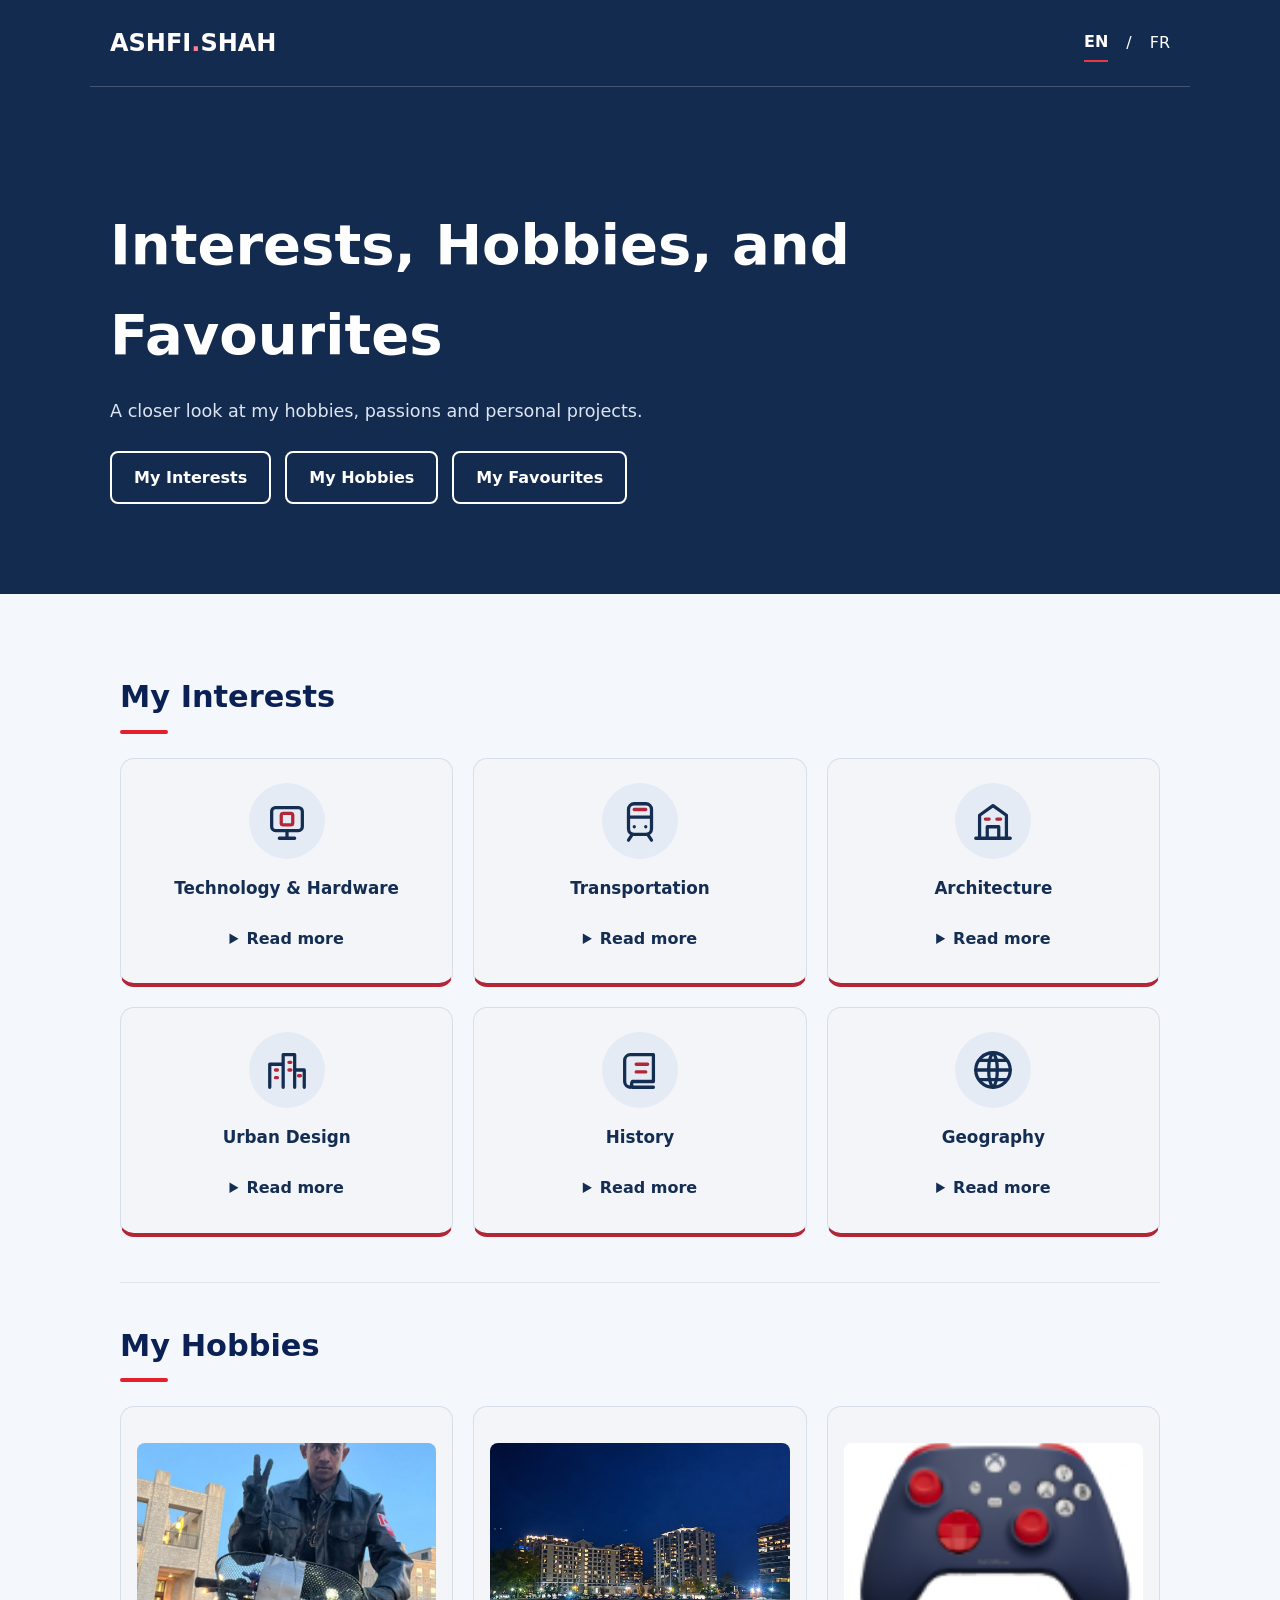
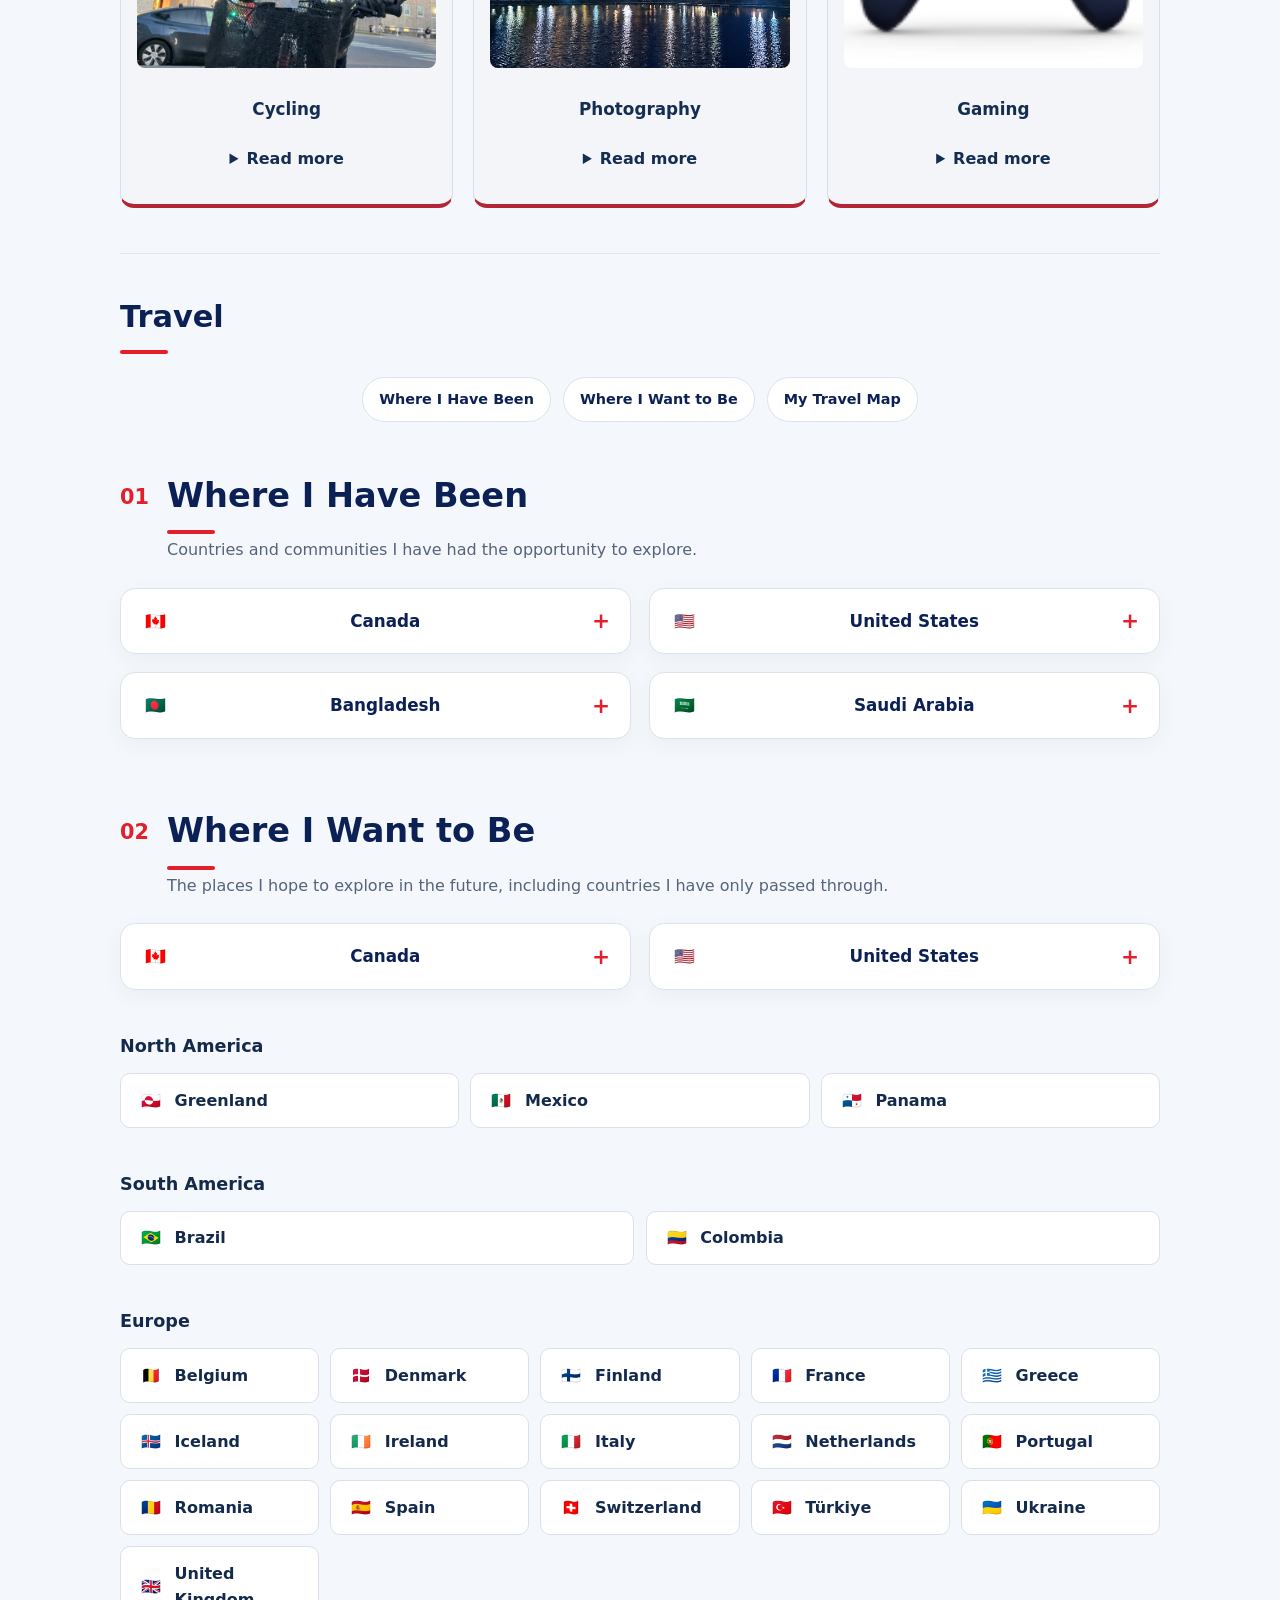
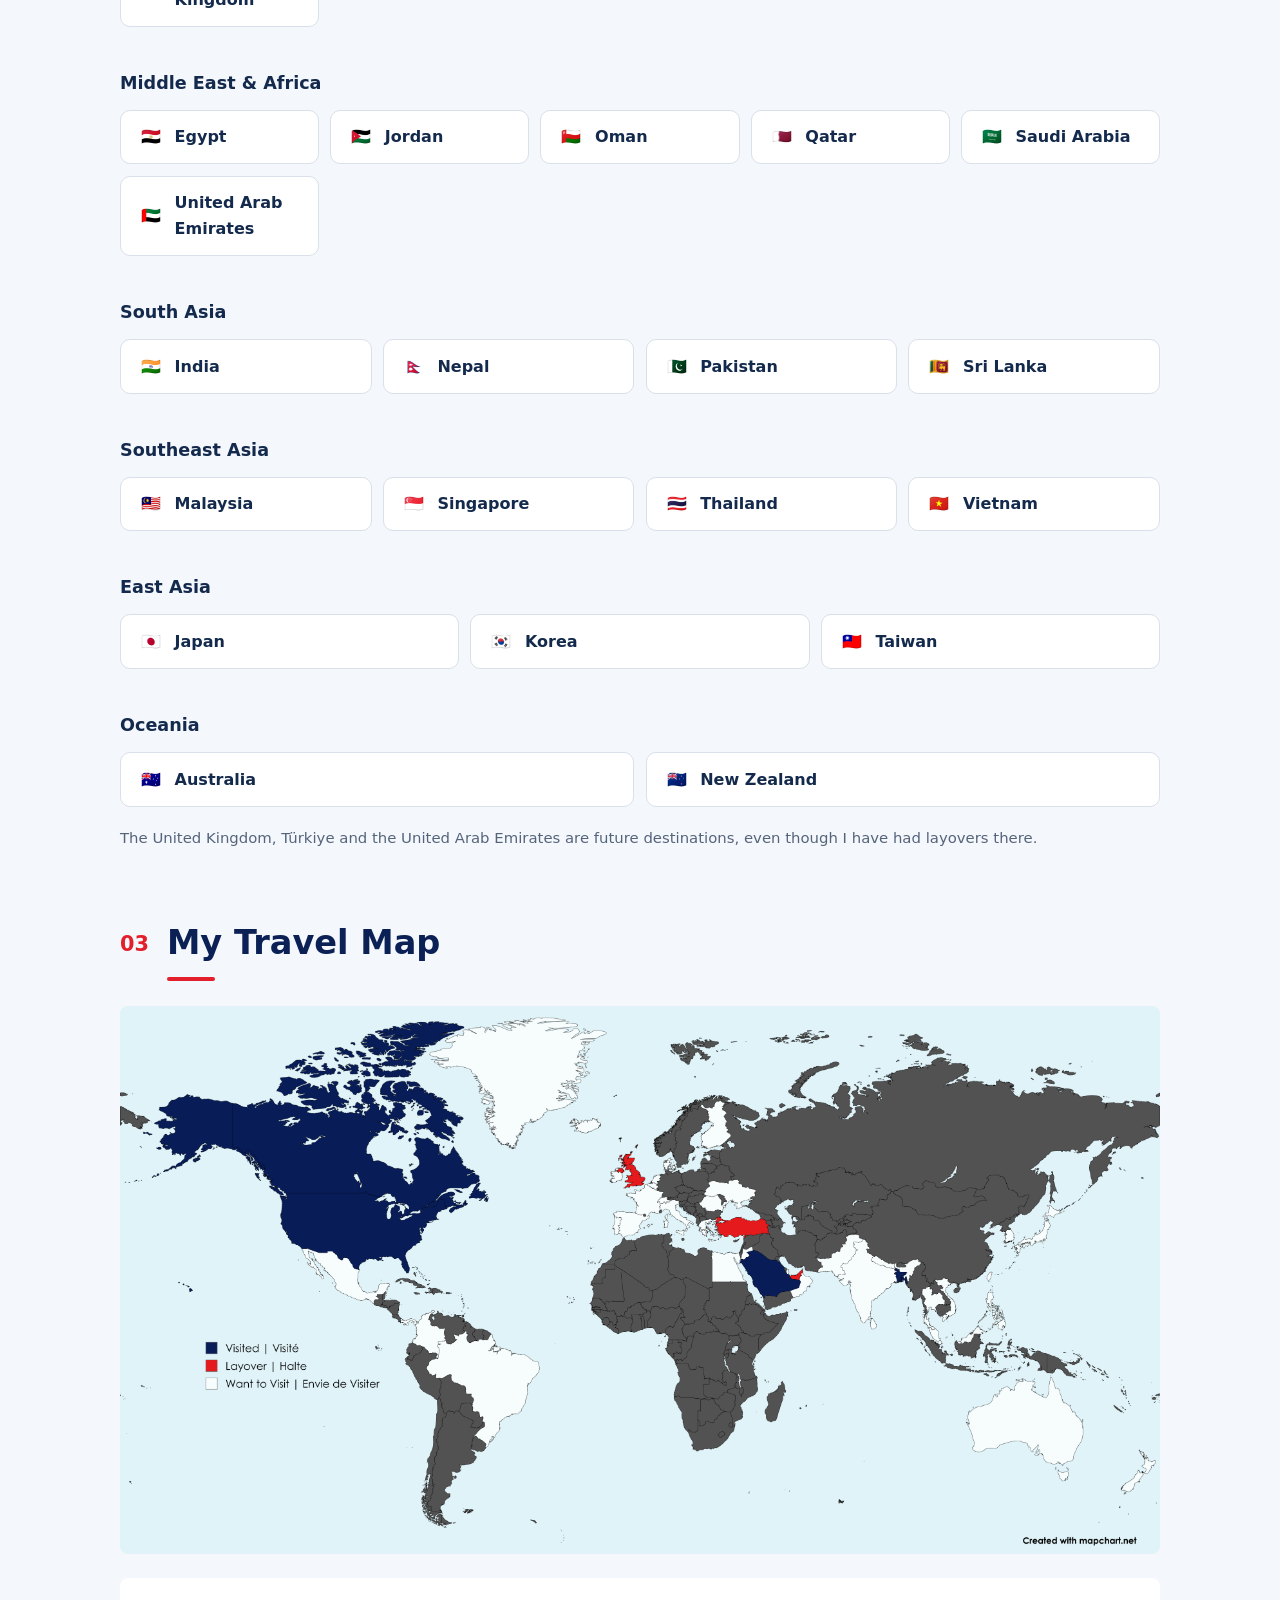
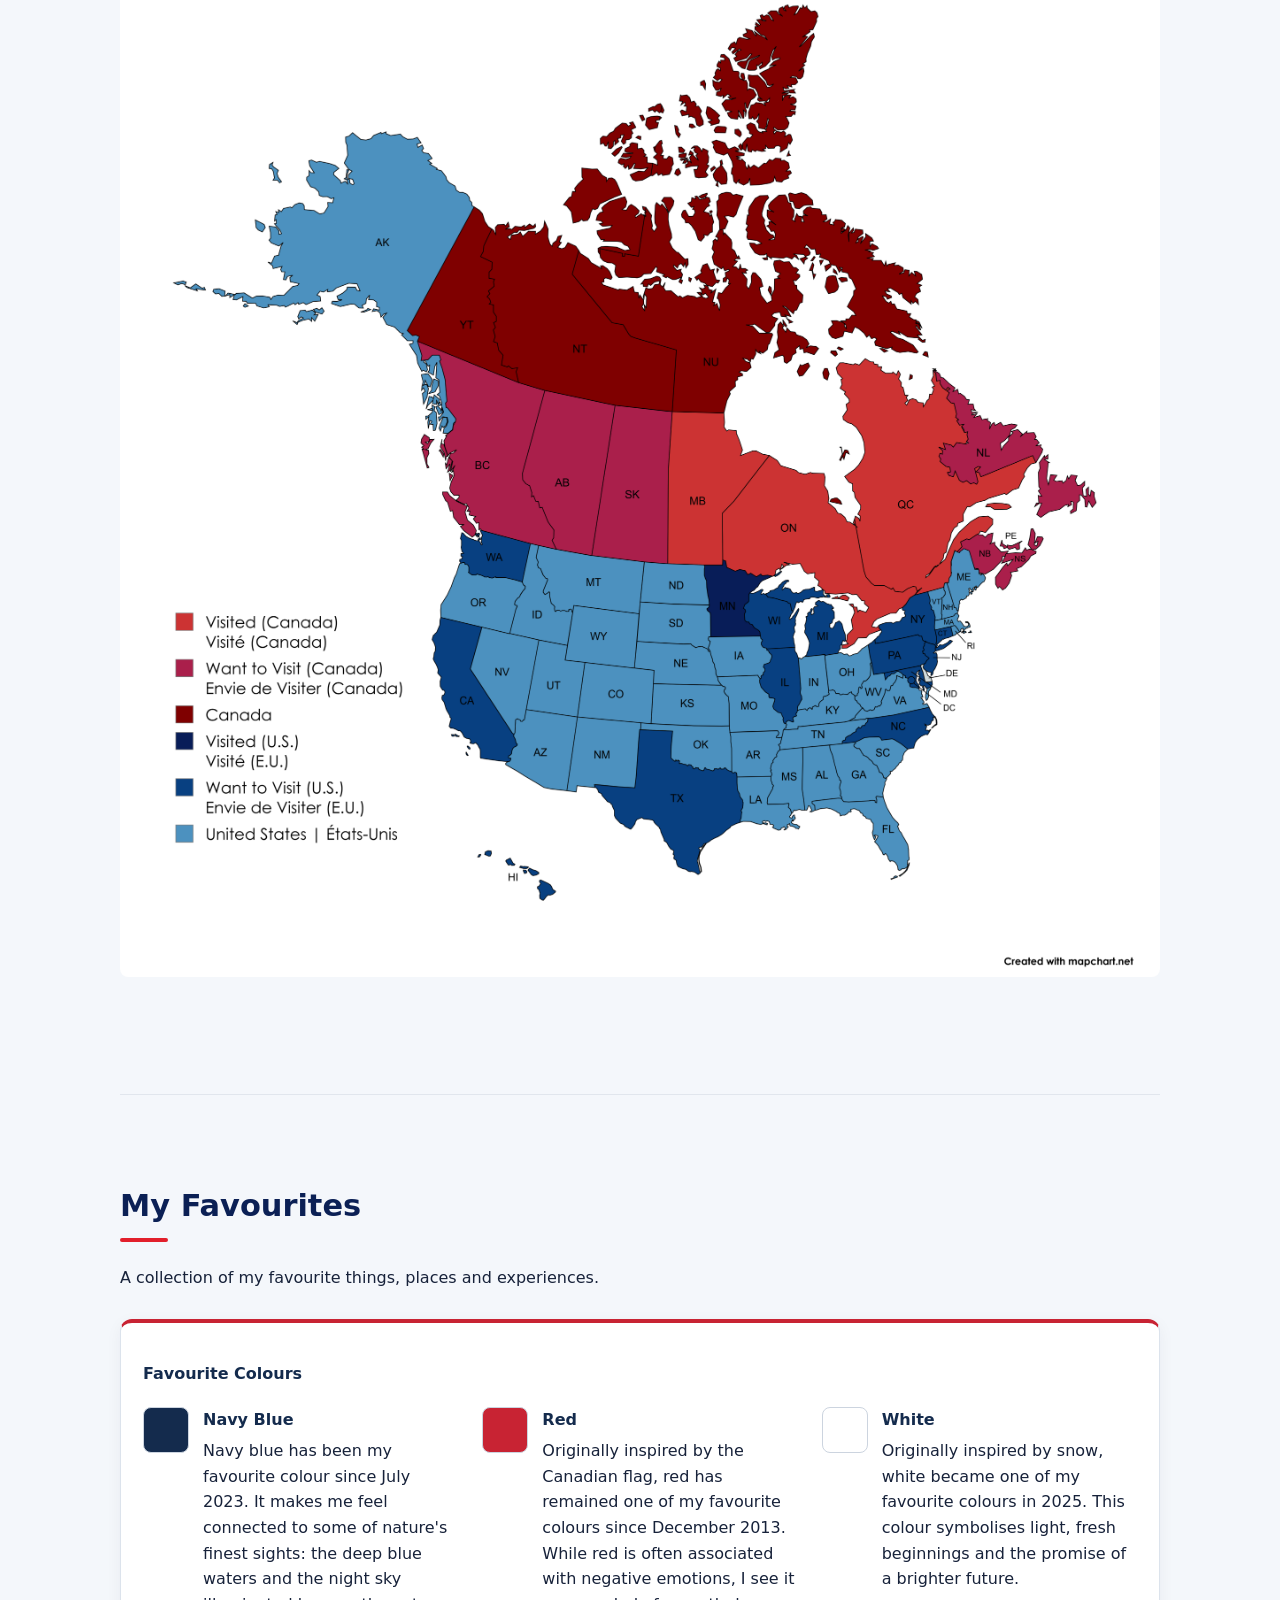
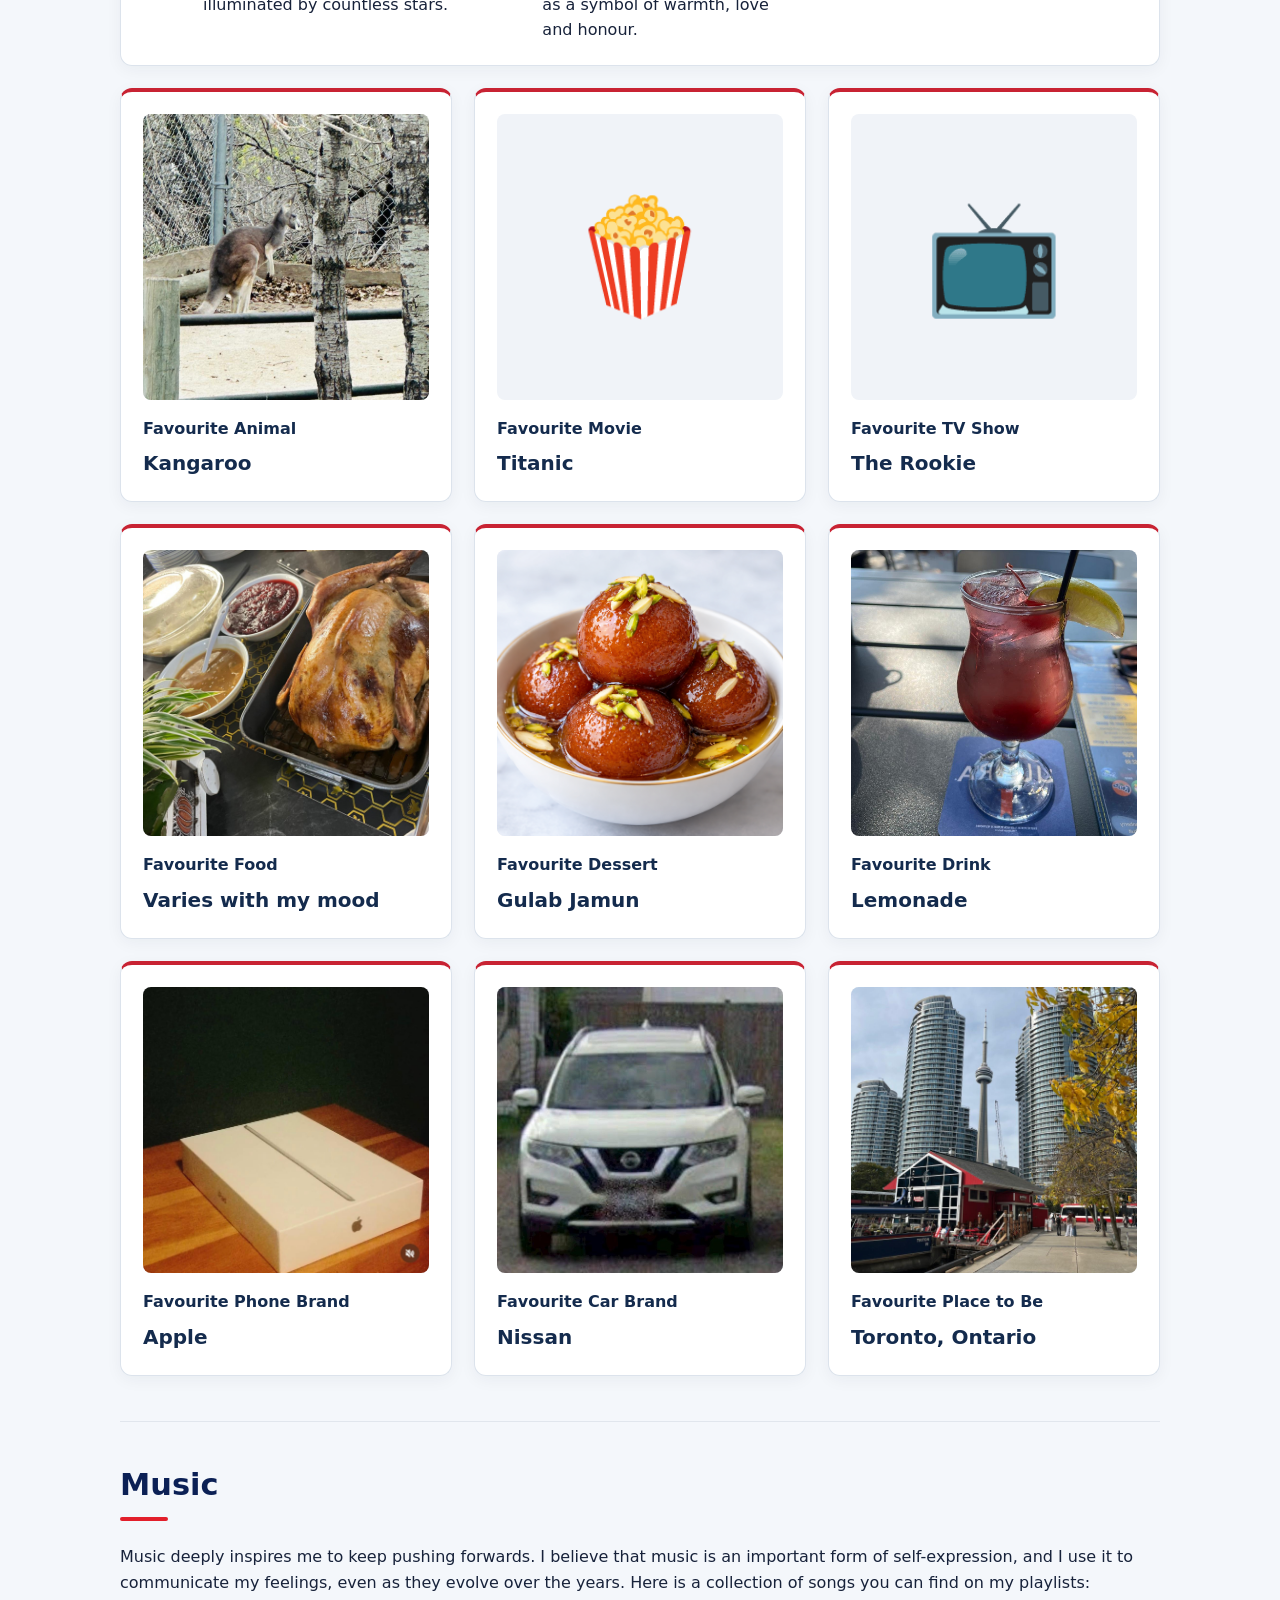
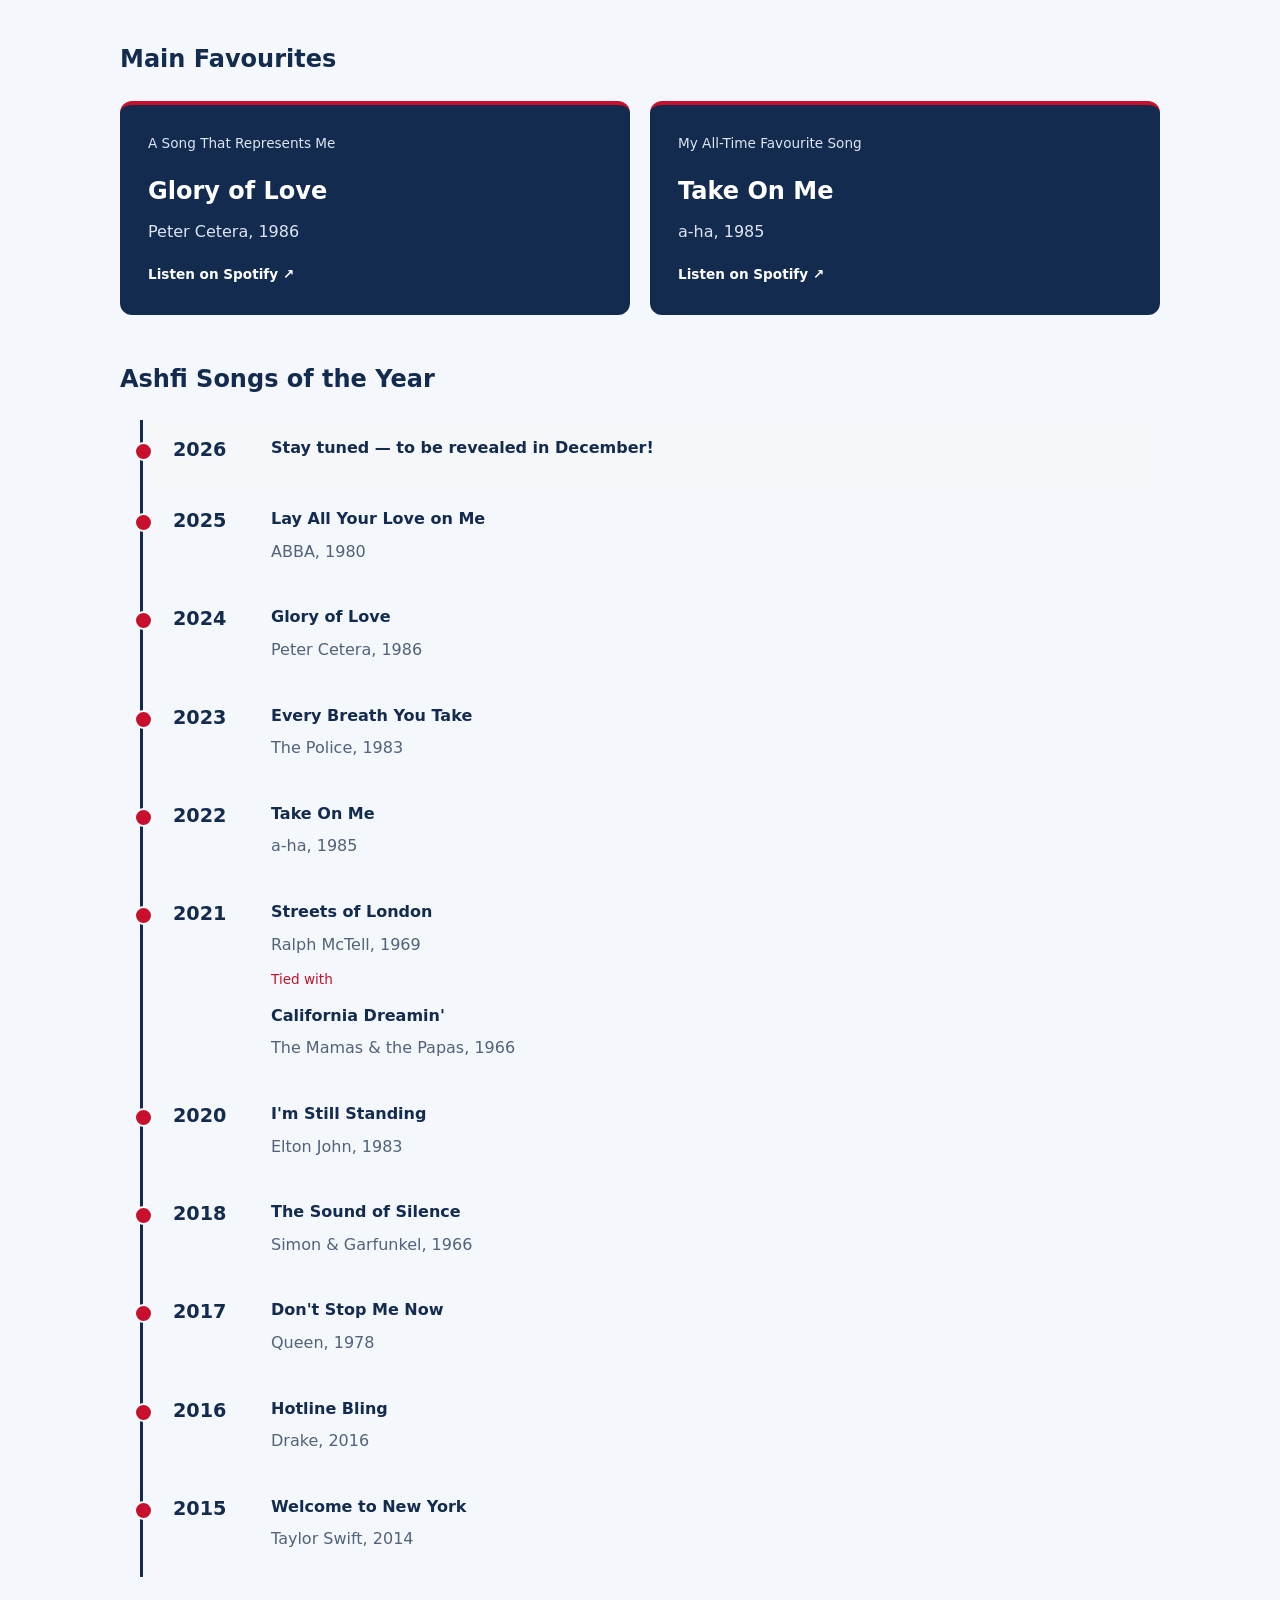
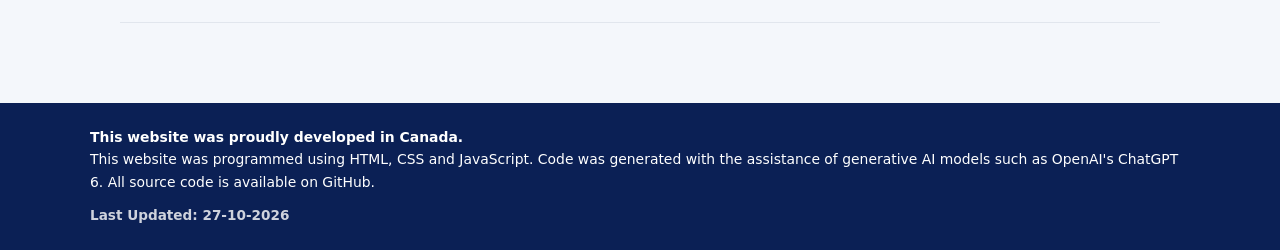
<file: interests.html>
<!DOCTYPE html>
<html lang="en-GB">
<head>
  <meta charset="UTF-8">
  <meta name="viewport" content="width=device-width, initial-scale=1.0">
  <meta name="description" content="Ashfi's bilingual personal website and portfolio.">
  <title>Ashfi Shah | Interests, Hobbies, and Favourites</title>
  <link rel="stylesheet" href="style.css">
  <link rel="stylesheet" href="travel.css">
</head>
<body>

  <header class="interests-header">
    <nav class="interests-nav">
      <a href="index.html" class="interests-brand">ASHFI<span>.</span>SHAH</a>
      <div class="interests-nav-actions">
        <div class="language-switch" aria-label="Language / Langue">
          <button type="button" data-lang="en" lang="en-GB" aria-pressed="true">EN</button>
        <span aria-hidden="true">/</span>
          <button type="button" data-lang="fr" lang="fr-CA" aria-pressed="false">FR</button>
      </div>
      </div>
    </nav>

    <div class="interests-intro">
      <h1 data-i18n="interestsHeading">Interests, Hobbies, and Favourites</h1>
      <p data-i18n="interestsIntro">
        A closer look at my hobbies, passions and personal projects.
      </p>
          <div class="hero-section-buttons">
      <a href="#interests" class="hero-section-button" data-i18n="jumpInterests">
        My Interests
      </a>

      <a href="#hobbies" class="hero-section-button" data-i18n="jumpHobbies">
        My Hobbies
      </a>

      <a href="#favourites" class="hero-section-button" data-i18n="jumpFavourites">
        My Favourites
      </a>
    </div>
    </div>

  </header>

  <main class="interests-content">
    <!-- INTERESTS: SIX ILLUSTRATED CARDS -->
    <section class="interest-detail interests-grid-section" id="interests">
    <h2 data-i18n="interestsGridHeading">My Interests</h2>
    <div class="interest-card-grid">
    <div class="interest-card">
    <div aria-hidden="true" class="interest-card-icon">
    <svg fill="none" focusable="false" stroke="currentColor" stroke-linecap="round" stroke-linejoin="round" stroke-width="1.7" viewbox="0 0 24 24">
    <rect height="12" rx="2" width="16" x="4" y="5"></rect><path d="M8 21h8M12 17v4"></path><rect class="accent" height="6" rx="1" width="6" x="9" y="8"></rect>
    </svg>
    </div>
    <h3 data-i18n="interestTechnologyHardware">Technology &amp; Hardware</h3>
    <details class="interest-card-details"><summary data-i18n="interestReadMore">Read more</summary><div class="interest-card-caption" data-caption="technologyHardware"><p>I have always been fascinated by technology, both software and hardware. I enjoy collecting gadgets, particularly devices that work together within an interconnected ecosystem, and keeping up with the latest innovations. At the same time, I have a soft spot for older technology and believe in reducing electronic waste wherever possible. This has inspired me to repair three computers and build two from scratch.</p><p>I have experience with Windows XP through Windows 11 and am continuing to explore macOS and Linux. I also enjoy collecting Apple devices, including my iPhone 13, which holds special significance because of my fond memories of 2021.</p></div></details></div>
    <div class="interest-card">
    <div aria-hidden="true" class="interest-card-icon">
    <svg fill="none" focusable="false" stroke="currentColor" stroke-linecap="round" stroke-linejoin="round" stroke-width="1.7" viewbox="0 0 24 24">
    <rect height="16" rx="3" width="12" x="6" y="3"></rect><path d="M6 10h12M9 15h.01M15 15h.01M8 19l-2 3M16 19l2 3"></path><path class="accent" d="M9 6h6"></path>
    </svg>
    </div>
    <h3 data-i18n="hobbyTransportation">Transportation</h3>
    <details class="interest-card-details"><summary data-i18n="interestReadMore">Read more</summary><div class="interest-card-caption" data-caption="transportation"><p>Transportation is one of my more unusual passions. I enjoy analysing how transportation infrastructure is developed, particularly highways, urban road networks and public transit systems. I am especially interested in transportation across Thunder Bay, Northern Ontario, Toronto, York Region and Kingston.</p><p>Cycling is my primary means of commuting, although I also drive and have experience with vehicles manufactured by Toyota, Nissan and Ford, including the Ford Mustang. My favourite mode of transportation is rail, and my favourite train model is the Bombardier T1, used on the Toronto subway. As of November 2026, I have taken 51 flights.</p><p>I strongly believe that transportation should be safe and respectful for everyone. Aggressive driving, jaywalking and other forms of inconsiderate road behaviour are among my biggest pet peeves.</p><p><strong>SAFE ROADS BEGIN WITH RESPECT. SAFE ROADS BEGIN WITH YOU AND ME.</strong></p></div></details></div>
    <div class="interest-card">
    <div aria-hidden="true" class="interest-card-icon">
    <svg fill="none" focusable="false" stroke="currentColor" stroke-linecap="round" stroke-linejoin="round" stroke-width="1.7" viewbox="0 0 24 24">
    <path d="M3 21h18M5 21V9l7-5 7 5v12M9 21v-6h6v6"></path><path class="accent" d="M8 11h2M14 11h2"></path>
    </svg>
    </div>
    <h3 data-i18n="hobbyArchitecture">Architecture</h3>
    <details class="interest-card-details"><summary data-i18n="interestReadMore">Read more</summary><div class="interest-card-caption" data-caption="architecture"><p>I believe that architecture always tells a story. Some buildings offer the comfort and convenience of modern design, while others carry decades or even centuries of history, with stories waiting to be discovered. I appreciate the benefits of modernity while remaining fascinated by the stories that previous generations have left behind through their buildings.</p><p>Beyond appreciating architecture, I enjoy analysing how existing facilities can be improved and imagining new spaces that combine functionality, comfort and thoughtful design.</p><p>While I am neither an architect nor an engineer, I enjoy exploring architecture as a hobbyist, guided by curiosity, creativity and an appreciation for the built environment.</p></div></details></div>
    <div class="interest-card">
    <div aria-hidden="true" class="interest-card-icon">
    <svg fill="none" focusable="false" stroke="currentColor" stroke-linecap="round" stroke-linejoin="round" stroke-width="1.7" viewbox="0 0 24 24">
    <path d="M3 21V9h7v12M10 21V4h6v17M16 21v-9h5v9"></path><path class="accent" d="M6 12h1M6 16h1M13 8h1M13 12h1M18 15h1"></path>
    </svg>
    </div>
    <h3 data-i18n="hobbyUrban">Urban Design</h3>
    <details class="interest-card-details"><summary data-i18n="interestReadMore">Read more</summary><div class="interest-card-caption" data-caption="urbanDesign"><p>Urbanism is an important part of my personality. I enjoy exploring how different cities develop their own identities, respond to changing needs and continuously improve. I believe that urban design is an essential expression of civic identity, reflecting the history, values and aspirations of a community.</p><p>I am particularly fascinated by how cities have evolved over time, from the compact, walkable downtowns of earlier centuries to the automobile-centred planning of the mid-20th century and the growing emphasis on sustainability, public transportation and active mobility in the 21st century.</p><p><strong>Some cities whose urban design I particularly admire include:</strong></p><ul><li><strong>Toronto, Ontario:</strong> A dynamic city with robust public transportation, dedicated cycling infrastructure and a fascinating mixture of historic and modern architecture. Its continuous development of new neighbourhoods and infrastructure makes it especially interesting to follow.</li><li><strong>Thunder Bay, Ontario:</strong> A relatively stable city that continues to pursue new initiatives and improvements. I appreciate its cycling infrastructure and revitalisation projects, particularly the transformation of the Victoriaville area.</li><li><strong>Quebec City, Quebec:</strong> A city rich in history that makes a remarkable effort to preserve its architectural and cultural heritage. Exploring its historic neighbourhoods offers an immersive experience and a strong connection to the past.</li><li><strong>Kingston, Ontario:</strong> A historic city that successfully combines heritage with modern amenities, demonstrating that preservation and contemporary development can coexist.</li><li><strong>Amsterdam, Netherlands:</strong> An inspiring example of sustainable urbanism, with a strong emphasis on public transportation, cycling infrastructure and reducing dependence on private automobiles.</li></ul><p>For me, urbanism is about understanding what makes a city distinctive and imagining how thoughtful planning can make it an even better place to live.</p></div></details></div>
    <div class="interest-card">
    <div aria-hidden="true" class="interest-card-icon">
    <svg fill="none" focusable="false" stroke="currentColor" stroke-linecap="round" stroke-linejoin="round" stroke-width="1.7" viewbox="0 0 24 24">
    <path d="M7 4h12v14H8a3 3 0 0 0 0 3h11M7 4a3 3 0 0 0-3 3v11a3 3 0 0 0 3 3"></path><path class="accent" d="M10 9h6M10 13h5"></path>
    </svg>
    </div>
    <h3 data-i18n="hobbyHistory">History</h3>
    <details class="interest-card-details"><summary data-i18n="interestReadMore">Read more</summary><div class="interest-card-caption" data-caption="history"><p>History following the beginning of the Industrial Revolution, around 1750, particularly fascinates me. In fewer than 300 years, humanity has undergone extraordinary social, political and technological transformations. We have developed democracies, found cures and treatments for numerous diseases, grown in our appreciation of one another, confronted shared challenges, invented remarkable technologies and even ventured into distant corners of the universe.</p><p>To me, history is the continuing story of humanity: a story that began long before us and will continue long after us. Understanding the past allows us to appreciate how far we have come, recognise the challenges we have faced and imagine what the future might hold.</p><p>My particular interests include <strong>Canadian history, American history, world history since 1914, the local histories of cities that hold a special place in my heart, and my own family history.</strong></p></div></details></div>
    <div class="interest-card">
    <div aria-hidden="true" class="interest-card-icon">
    <svg fill="none" focusable="false" stroke="currentColor" stroke-linecap="round" stroke-linejoin="round" stroke-width="1.7" viewbox="0 0 24 24">
    <circle cx="12" cy="12" r="9"></circle><path d="M3 12h18M12 3c-3 3-3 15 0 18M12 3c3 3 3 15 0 18"></path><path d="M5 7h14M5 17h14"></path>
    </svg>
    </div>
    <h3 data-i18n="hobbyGeography">Geography</h3>
    <details class="interest-card-details"><summary data-i18n="interestReadMore">Read more</summary><div class="interest-card-caption" data-caption="geography"><p>We are privileged to live on such a beautiful planet. From the highest mountains to the deepest oceans and the seemingly endless skies, Earth is filled with extraordinary landscapes and natural wonders. Learning about our planet and exploring everything it has to offer never ceases to excite me.</p><p>One of my favourite activities is studying maps and cartography. These remarkable little representations can bring the entire world into the palms of our hands, helping us understand places, discover connections and make exploring even more enjoyable.</p><p>I also have a great passion for travelling and discovering new places. I warmly encourage you to explore the <strong>Travel</strong> section of my website to learn more about my journeys and experiences.</p></div></details></div>
    </div>
    </section>

    <!-- HOBBIES -->
    <section id="hobbies" class="interest-detail">
      <h2 data-i18n="hobbyList">Hobbies</h2>
        
    <div class="interest-card-grid hobbies-grid">

    <div class="interest-card">
      <img
        src="Assets/Cycling.jpeg"
        alt="Cycling in Kingston"
        data-i18n-alt="hobbyCyclingImageAlt"
        class="hobby-card-image"
        loading="lazy"
      >

      <h3 data-i18n="hobbyCycling">Cycling</h3>

      <details class="interest-card-details">
        <summary data-i18n="interestReadMore">Read more</summary>

        <div class="interest-card-caption" data-caption="cycling">
          <p>
            One of my favourite activities is cycling, especially around
            Kingston. Cycling is a healthy and environmentally sustainable
            way to commute, and I am always looking for an opportunity
            to get out on my bicycle. I own a mountain bike, affectionately
            given the vessel-style name <strong>The Scarborough</strong>.
          </p>

          <p>
            My favourite cycling route begins at the intersection of
            Princess and Division Streets. From there, I travel south
            along Division Street, west along Brock Street, south along
            Palace Road, and west along Johnson Street. I then head
            south through Queen's University's West Campus, east along
            Union Street, and north along either Division Street or
            University Avenue to return to Princess Street.
          </p>

          <p>
            I am always eager to explore new routes. In 2027, I am
            planning a long-distance ride from Kingston to
            Belleville, Ontario!
          </p>

          <p>
            <strong>Fun fact:</strong> I learned how to ride a bicycle
            at the age of 22! In fact, I had already driven on
            <a
              href="https://en.wikipedia.org/wiki/Ontario_Highway_401"
              target="_blank"
              rel="noopener noreferrer"
            >Ontario Highway 401</a>
            before learning how to ride a bike.
          </p>
        </div>
      </details>
    </div>

    
    <div class="interest-card">
      <img
        src="Assets/Photography.jpeg"
        alt="Photography illustration"
        data-i18n-alt="hobbyPhotographyImageAlt"
        class="hobby-card-image"
        loading="lazy"
      >

      <h3 data-i18n="hobbyPhotography">Photography</h3>

      <details class="interest-card-details">
        <summary data-i18n="interestReadMore">Read more</summary>

        <div class="interest-card-caption" data-caption="photography">
          <p>
            Photography is one of my favourite ways to preserve
            the beauty of the world. Through my camera, I enjoy
            capturing the places, moments and details that make
            our planet extraordinary.
          </p>

          <p>Here are some of my photographs:</p>
        </div>

        <div class="photography-gallery">
          <a href="Assets/1.jpeg" target="_blank" rel="noopener noreferrer">
            <img src="Assets/1.jpeg" alt="Photograph 1" loading="lazy">
          </a>

          <a href="Assets/2.jpeg" target="_blank" rel="noopener noreferrer">
            <img src="Assets/2.jpeg" alt="Photograph 2" loading="lazy">
          </a>

          <a href="Assets/3.jpeg" target="_blank" rel="noopener noreferrer">
            <img src="Assets/3.jpeg" alt="Photograph 3" loading="lazy">
          </a>

          <a href="Assets/4.jpeg" target="_blank" rel="noopener noreferrer">
            <img src="Assets/4.jpeg" alt="Photograph 4" loading="lazy">
          </a>

          <a href="Assets/5.jpeg" target="_blank" rel="noopener noreferrer">
            <img src="Assets/5.jpeg" alt="Photograph 5" loading="lazy">
          </a>

          <a href="Assets/6.jpeg" target="_blank" rel="noopener noreferrer">
            <img src="Assets/6.jpeg" alt="Photograph 6" loading="lazy">
          </a>
        </div>
      </details>
    </div>
    
    <div class="interest-card">
      <img
        src="Assets/Gaming.png"
        alt="Xbox gaming controller"
        data-i18n-alt="hobbyGamingImageAlt"
        class="hobby-card-image"
        loading="lazy"
      >

      <h3 data-i18n="hobbyGaming">Gaming</h3>

      <details class="interest-card-details">
        <summary data-i18n="interestReadMore">Read more</summary>

        <div class="interest-card-caption" data-caption="gaming">
          <p>
            I enjoy playing video games, and gaming played a key role
            in my childhood. I have played on a Nintendo DSi, Xbox 360,
            Nintendo Switch (both generations), and Xbox Series X.
            I also have experience with desktop and mobile gaming.
          </p>

          <p><strong>Games I enjoy playing include:</strong></p>

          <ul>
            <li>Minecraft</li>
            <li>Cities: Skylines</li>
            <li>SimCity</li>
            <li>Batman: Arkham Asylum</li>
            <li>Batman: Arkham City</li>
            <li>Batman: Arkham Origins</li>
            <li>Batman: Arkham Knight</li>
            <li>LEGO Batman</li>
            <li>LEGO Star Wars: The Complete Saga</li>
            <li>The LEGO Movie Videogame</li>
            <li>Destroy All Humans!</li>
            <li>Asphalt 8</li>
            <li>Asphalt 9</li>
            <li>Grand Theft Auto IV</li>
            <li>Grand Theft Auto V</li>
            <li>Red Dead Redemption 2</li>
            <li>Hollow Knight: Silksong</li>
          </ul>

          <p>
            <strong>Fun fact:</strong> Since 2020, I have been building
            a Minecraft metropolis named <strong>Steveshire</strong>.
            I first began building cities in 2016, but Steveshire is
            my current and most ambitious project. Some of my earlier
            cities have even been copied and integrated into Steveshire.
          </p>
        </div>
      </details>
    </div>

    </div>

    </section>

    <section id="travel" class="interest-detail travel-section-wrapper">
    <h2 data-i18n="travelHeading">Travel</h2>
        <!-- <section class="hero" aria-labelledby="travel-title"><p class="eyebrow" data-i18n="eyebrow">DISCOVERING OUR WORLD</p><h1 id="travel-title" data-i18n="title">My Travels</h1><p data-i18n="intro">A collection of places I have explored, destinations I hope to discover, and a map bringing them together.</p></section> -->
        <div class="travel-nav"><a href="#visited" data-i18n="navVisited">Where I Have Been</a><a href="#wishlist" data-i18n="navWishlist">Where I Want to Be</a><a href="#map" data-i18n="navMap">My Travel Map</a></div>
        <section id="visited" class="travel-section" aria-labelledby="visited-title"><div class="section-heading"><span class="section-number">01</span><div><h2 id="visited-title" data-i18n="visitedTitle">Where I Have Been</h2><p data-i18n="visitedDesc">Countries and communities I have had the opportunity to explore.</p></div></div><div id="visited-list" class="country-grid"></div></section>
        <section id="wishlist" class="travel-section" aria-labelledby="wishlist-title"><div class="section-heading"><span class="section-number">02</span><div><h2 id="wishlist-title" data-i18n="wishlistTitle">Where I Want to Be</h2><p data-i18n="wishlistDesc">The places I hope to explore in the future, including countries I have only passed through.</p></div></div><div id="wishlist-list" class="country-grid"></div><p class="note" data-i18n="wishlistNote">The United Kingdom, Türkiye and the United Arab Emirates are future destinations, even though I have had layovers there.</p></section>
        
        
      <section id="map" class="travel-section" aria-labelledby="map-title">
        <div class="section-heading">
          <span class="section-number">03</span>
          <div>
            <h2 id="map-title" data-i18n="mapTitle">My Travel Map</h2>
          </div>
        </div>

        <div class="travel-maps">
           <!-- World travel map -->
          <img
            src="Assets/World.png"
            alt="World map showing visited countries, layovers and wishlist destinations."
            loading="lazy"
          >

          <!-- North American travel map -->
          <img
            src="Assets/North America.png"
            alt="Map of Canada and the United States showing visited and wishlist provinces and states."
            loading="lazy"
          >
         
        </div>
      </section>


    </section>
    
    <!-- FAVOURITES -->
    <section id="favourites" class="interest-detail favourites-section">
      <h2 data-i18n="favouritesTitle">Favourites</h2>

      <p data-i18n="favouritesDescription">
        A collection of my favourite things, places and experiences.
      </p>

      <div class="favourites-grid">

        <!-- COLOURS -->
      <article class="favourite-card favourite-colours">
        <h3 data-i18n="favColours">Favourite Colours</h3>

        <div class="favourite-colour-list">
          <div class="favourite-colour">
            <span class="colour-swatch navy" aria-hidden="true"></span>
            <div>
              <h4 data-i18n="favNavy">Navy Blue</h4>
              <p data-i18n="favNavyDesc">
                Navy blue has been my favourite colour since July 2023.
                It makes me feel connected to some of nature's finest sights:
                the deep blue waters and the night sky illuminated by
                countless stars.
              </p>
            </div>
          </div>

          <div class="favourite-colour">
            <span class="colour-swatch red" aria-hidden="true"></span>
            <div>
              <h4 data-i18n="favRed">Red</h4>
              <p data-i18n="favRedDesc">
                Originally inspired by the Canadian flag, red has remained
                one of my favourite colours since December 2013.
                While red is often associated with negative emotions,
                I see it as a symbol of warmth, love and honour.
              </p>
            </div>
          </div>

          <div class="favourite-colour">
            <span class="colour-swatch white" aria-hidden="true"></span>
            <div>
              <h4 data-i18n="favWhite">White</h4>
              <p data-i18n="favWhiteDesc">
                Originally inspired by snow, white became one of my favourite colours in 2025. This colour symbolises light,
                fresh beginnings and the promise of a brighter future.
              </p>
            </div>
          </div>
        </div>
      </article>

        <!-- ANIMAL --> 
        <a
          class="favourite-card favourite-link"
          href="https://en.wikipedia.org/wiki/Kangaroo"
          target="_blank"
          rel="noopener noreferrer"
          aria-label="Kangaroo — Wikipedia (opens in a new tab)"
        >
          <img
            src="Assets/Kangaroo.jpeg"
            alt="Kangaroo"
            class="favourite-image favourite-kangaroo"
            loading="lazy"
          >
          <h3 data-i18n="favAnimal">Favourite Animal</h3>
          <p class="favourite-answer" data-i18n="favKangaroo">
            Kangaroo
          </p>
        </a>

        <!-- MOVIE -->
        <a
          class="favourite-card favourite-link"
          href="https://www.imdb.com/title/tt0120338/"
          target="_blank"
          rel="noopener noreferrer"
        >
          <div class="favourite-symbol favourite-popcorn" aria-hidden="true">🍿</div>
          <h3 data-i18n="favMovie">Favourite Movie</h3>
          <p class="favourite-answer">Titanic</p>
        </a>

        <!-- TV SHOW -->
        <a
          class="favourite-card favourite-link"
          href="https://www.imdb.com/title/tt7587890/"
          target="_blank"
          rel="noopener noreferrer"
        >
          <div class="favourite-symbol favourite-tv" aria-hidden="true">
            📺
          </div>
          <h3 data-i18n="favTV">Favourite TV Show</h3>
          <p class="favourite-answer">The Rookie</p>
        </a>

        <!-- FOOD -->
        <a
          class="favourite-card favourite-link"
          href="https://www.canada.ca/en/health-canada/services/food-guide.html"
          target="_blank"
          rel="noopener noreferrer"
        >
          <img
            src="Assets/Food.jpeg"
            alt="Food"
            class="favourite-image favourite-food"
            loading="lazy"
          >
          <h3 data-i18n="favFood">Favourite Food</h3>
          <p class="favourite-answer" data-i18n="favFoodValue">
            Varies with my mood - always trying something new
          </p>
        </a>

        <!-- DESSERT -->
        <a
          class="favourite-card favourite-link"
          href="https://en.wikipedia.org/wiki/Gulab_jamun"
          target="_blank"
          rel="noopener noreferrer"
        >
          <img
            src="Assets/Gulab Jamun.png"
            alt="Glossy gulab jamun in golden syrup, garnished with pistachios and almonds"
            class="favourite-image favourite-dessert"
            loading="lazy"
          >
          <h3 data-i18n="favDessert">Favourite Dessert</h3>
          <p class="favourite-answer">Gulab Jamun</p>
        </a>

        <!-- DRINK -->   
        <a
          class="favourite-card favourite-link"
          href="https://en.wikipedia.org/wiki/Lemonade"
          target="_blank"
          rel="noopener noreferrer"
        >
          <img
            src="Assets/Lemonade.jpeg"
            alt="Lemonade"
            class="favourite-image favourite-drink"
            loading="lazy"
          >
          <h3 data-i18n="favDrink">Favourite Drink</h3>
          <p class="favourite-answer" data-i18n="favLemonade">
            Lemonade
          </p>
        </a>

        <!-- PHONE BRAND -->
        <a
          class="favourite-card favourite-link"
          href="https://www.apple.com/ca/store"
          target="_blank"
          rel="noopener noreferrer"
        >
          <img
            src="Assets/Apple.jpeg"
            alt="Apple"
            class="favourite-image favourite-phone"
            loading="lazy"
          >
          <h3 data-i18n="favPhone">Favourite Phone Brand</h3>
          <p class="favourite-answer">Apple</p>
        </a>

        <!-- CAR BRAND -->   
        <a
          class="favourite-card favourite-link"
          href="https://www.nissan.ca/vehicles/cars/2026-sentra.html"
          target="_blank"
          rel="noopener noreferrer"
        >
          <img
            src="Assets/Nissan.jpeg"
            alt="Nissan"
            class="favourite-image favourite-car"
            loading="lazy"
          >
          <h3 data-i18n="favCar">Favourite Car Brand</h3>
          <p class="favourite-answer">Nissan</p>
        </a>

        <!-- PLACE -->       
        <a
          class="favourite-card favourite-link favourite-place"
          href="https://www.britannica.com/place/Toronto"
          target="_blank"
          rel="noopener noreferrer"
        >
          <img
            src="Assets/Toronto.jpeg"
            alt="Toronto, Ontario"
            class="favourite-image favourite-toronto"
            loading="lazy"
          >
          <h3 data-i18n="favPlace">Favourite Place to Be</h3>
          <p class="favourite-answer">Toronto, Ontario</p>
        </a>

      </div>
    </section>

    <section id="music" class="interest-detail music-section">
        <h2 data-i18n="hobbyMusic">Music</h2>

        <p data-i18n="musicIntroduction">
          Music deeply inspires me to keep pushing forwards. I believe that music is an important form of self-expression, and I use it to communicate my feelings, even as they evolve over the years. Here is a collection of songs you can find on my playlists:
        </p>

        <!-- SIGNATURE SONGS -->
        <h3 data-i18n="musicSignatureHeading">Main Favourites</h3>

        <div class="music-feature-grid">

            <!-- A SONG THAT REPRESENTS ME -->
            <a href="https://open.spotify.com/track/1eyq8cjUQ2daFthW2PC2GM"
              class="music-feature-card music-feature-link"
              target="_blank"
              rel="noopener noreferrer">

              <span class="music-feature-label"
                    data-i18n="musicRepresentative">
                A Song That Represents Me
              </span>

              <h4>Glory of Love</h4>
              <p>Peter Cetera, 1986</p>

              <span class="music-spotify-label" data-i18n="musicListenSpotify">
                  Listen on Spotify ↗
                </span>
            </a>

            <!-- MY ALL-TIME FAVOURITE SONG -->
            <a href="https://open.spotify.com/track/2WfaOiMkCvy7F5fcp2zZ8L"
              class="music-feature-card music-feature-link"
              target="_blank"
              rel="noopener noreferrer">

              <span class="music-feature-label"
                    data-i18n="musicFavourite">
                My All-Time Favourite Song
              </span>

              <h4>Take On Me</h4>
              <p>a-ha, 1985</p>

              <span class="music-spotify-label" data-i18n="musicListenSpotify">
                  Listen on Spotify ↗
                </span>
            </a>
        </div>

 
        <!-- SONGS OF THE YEAR -->
        <h3 data-i18n="musicYearsHeading">Ashfi Songs of the Year</h3>

        <div class="music-timeline">

          <div class="music-year music-year-upcoming">
            <span class="music-year-number">2026</span>
            <div>
              <strong data-i18n="musicComingSoon">
                Stay tuned — to be revealed in December!
              </strong>
            </div>
          </div>

          <div class="music-year">
            <span class="music-year-number">2025</span>
            <div>
              <a href="https://open.spotify.com/track/4euAGZTszWPrriggYK0HG9"
                class="music-song-link"
                target="_blank"
                rel="noopener noreferrer">
                Lay All Your Love on Me
              </a>
              <p>ABBA, 1980</p>
            </div>
          </div>

          <div class="music-year">
            <span class="music-year-number">2024</span>
            <div>
              <a href="https://open.spotify.com/track/1eyq8cjUQ2daFthW2PC2GM"
                class="music-song-link"
                target="_blank"
                rel="noopener noreferrer">
                Glory of Love
              </a>
              <p>Peter Cetera, 1986</p>
            </div>
          </div>

          <div class="music-year">
            <span class="music-year-number">2023</span>
            <div>
              <a href="https://open.spotify.com/track/1JSTJqkT5qHq8MDJnJbRE1"
                class="music-song-link"
                target="_blank"
                rel="noopener noreferrer">
                Every Breath You Take
              </a>
              <p>The Police, 1983</p>
            </div>
          </div>

          <div class="music-year">
            <span class="music-year-number">2022</span>
            <div>
              <a href="https://open.spotify.com/track/2WfaOiMkCvy7F5fcp2zZ8L"
                class="music-song-link"
                target="_blank"
                rel="noopener noreferrer">
                Take On Me
              </a>
              <p>a-ha, 1985</p>
            </div>
          </div>

          <div class="music-year">
            <span class="music-year-number">2021</span>
            <div>
              <a href="https://open.spotify.com/track/2zwH1NlxBEpzVlvzXNHQso"
                class="music-song-link"
                target="_blank"
                rel="noopener noreferrer">
                Streets of London
              </a>
              <p>Ralph McTell, 1969</p>

              <span class="music-tie" data-i18n="musicTie">
                Tied with
              </span>

              <a href="https://open.spotify.com/track/4s6LhHAV5SEsOV0lC2tjvJ"
                class="music-song-link"
                target="_blank"
                rel="noopener noreferrer">
                California Dreamin'
              </a>
              <p>The Mamas &amp; the Papas, 1966</p>
            </div>
          </div>

          <div class="music-year">
            <span class="music-year-number">2020</span>
            <div>
              <a href="https://open.spotify.com/track/1jDJFeK9x3OZboIAHsY9k2"
                class="music-song-link"
                target="_blank"
                rel="noopener noreferrer">
                I'm Still Standing
              </a>
              <p>Elton John, 1983</p>
            </div>
          </div>

          <div class="music-year">
            <span class="music-year-number">2018</span>
            <div>
              <a href="https://open.spotify.com/track/3CepTOU9Y7FezTt0CF3lCw"
                class="music-song-link"
                target="_blank"
                rel="noopener noreferrer">
                The Sound of Silence
              </a>
              <p>Simon &amp; Garfunkel, 1966</p>
            </div>
          </div>

          <div class="music-year">
            <span class="music-year-number">2017</span>
            <div>
              <a href="https://open.spotify.com/track/1NHWG8zxSEypSRF3UufrnO"
                class="music-song-link"
                target="_blank"
                rel="noopener noreferrer">
                Don't Stop Me Now
              </a>
              <p>Queen, 1978</p>
            </div>
          </div>

          <div class="music-year">
            <span class="music-year-number">2016</span>
            <div>
              <a href="https://open.spotify.com/track/0wwPcA6wtMf6HUMpIRdeP7"
                class="music-song-link"
                target="_blank"
                rel="noopener noreferrer">
                Hotline Bling
              </a>
              <p>Drake, 2016</p>
            </div>
          </div>

          <div class="music-year">
            <span class="music-year-number">2015</span>
            <div>
              <a href="https://open.spotify.com/track/6qnM0XXPZOINWA778uNqQ9"
                class="music-song-link"
                target="_blank"
                rel="noopener noreferrer">
                Welcome to New York
              </a>
              <p>Taylor Swift, 2014</p>
            </div>
          </div>

        </div>

        <!-- HONOURABLE MENTIONS -->
        <!--
        <h3 data-i18n="musicHonourableHeading">
          Honourable Mentions
        </h3>

        <div class="music-honourable">
          <strong>Don't Stop Believin'</strong>
          <p>Journey</p>
        </div>
      -->

      </section>
  </main>

    <footer class="site-footer">
      <div class="container footer-inner">

        <p>
          <strong>This website was proudly developed in Canada.</strong><br>
          This website was programmed using HTML, CSS and JavaScript.
          Code was generated with the assistance of generative AI models
          such as OpenAI's ChatGPT 6. All source code is available on GitHub.
        </p>

        <p class="footer-updated">
          <strong>
            <span data-i18n="footerLastUpdated">Last Updated:</span>
          </strong>
          <time class="footer-updated-date" datetime="2026-10-27">27-10-2026</time>
        </p>

      </div>
    </footer>

  <script src="portfolio-en.js"></script>
  <script src="portfolio-fr.js"></script>
  <script src="portfolio-lang.js"></script>

  <script src="script.js"></script>
  <script src="travel.js"></script>
</body>
</html>
</file>
<file: style.css>
:root{--navy:#142B50;--red:#C8102E;--white:#fff;--ink:#26354b;--muted:#526078;--line:#e5eaf0}*{box-sizing:border-box}html{scroll-behavior:smooth}body{margin:0;font-family:system-ui,-apple-system,'Segoe UI',Arial,sans-serif;color:var(--ink);line-height:1.65;background:var(--white)}.container{width:min(1100px,calc(100% - 40px));margin-inline:auto}.navy-top,.site-footer{background:var(--navy);color:var(--white)}.site-header{display:flex;align-items:center;gap:30px;justify-content:space-between;padding-block:23px;border-bottom:1px solid #ffffff25}.logo{font-size:1.6rem;letter-spacing:.06em;font-weight:800;color:white;text-decoration:none}.logo span{color:#fa7186}nav{display:flex;gap:24px}nav a{color:white;text-decoration:none;font-size:.95rem}nav a:hover,nav a:focus-visible{text-decoration:underline}.language-switch{display:flex;gap:8px;align-items:center}.language-switch button{border:0;background:transparent;color:#cbd6e7;font:inherit;cursor:pointer;padding:5px}.language-switch button[aria-pressed="true"]{color:white;font-weight:800;text-decoration:underline;text-decoration-color:#fa7186;text-underline-offset:5px}.hero{padding-block:100px 115px}.eyebrow{color:#ff91a1;font-weight:700;font-size:.85rem;letter-spacing:.12em}.hero h1{font-size:clamp(2.6rem,6vw,4.7rem);line-height:1.15;margin:18px 0}.subtitle{font-size:1.2rem;color:#e4ebf5}.hero-copy{color:#d4e0ef;max-width:640px}.actions{display:flex;flex-wrap:wrap;gap:13px;margin-top:30px}.button{display:inline-block;border-radius:6px;padding:11px 21px;text-decoration:none;font-weight:650}.primary{background:var(--red);color:white}.outline{border:1px solid white;color:white}.button:hover{filter:brightness(1.12)}.content-section{padding-block:58px;border-bottom:1px solid var(--line)}.content-section:last-child{border:0;padding-bottom:85px}h2{font-size:1.9rem;color:var(--navy);line-height:1.2;margin:0 0 23px}h2:after{content:"";display:block;width:48px;height:4px;background:var(--red);border-radius:2px;margin-top:14px}.content-section>p{max-width:800px;color:var(--muted)}.cards{display:grid;grid-template-columns:repeat(3,minmax(0,1fr));gap:18px}.card{padding:25px;background:#f5f7fa;border-radius:9px;border:1px solid #edf0f4}.card h3{margin:0 0 9px;color:var(--navy)}.card p{margin:0;color:var(--muted)}.site-footer{padding-block:28px}.footer-inner{display:flex;justify-content:space-between;gap:20px;flex-wrap:wrap;font-size:.87rem}.footer-inner p{margin:0}@media(max-width:700px){.site-header{flex-wrap:wrap;gap:15px}.site-header nav{order:3;width:100%;gap:20px;flex-wrap:wrap}.hero{padding-block:65px 80px}.cards{grid-template-columns:1fr}.content-section{padding-block:45px}}@media(prefers-reduced-motion:reduce){html{scroll-behavior:auto}}
/* ==========================================
   HOBBIES & INTERESTS
   ========================================== */

.hobbies-section {
  background: #ffffff;
  padding: 70px 20px;
  text-align: center;
}

.hobbies-section h2 {
  color: #142B50;
  font-size: 2rem;
  margin-bottom: 12px;
}

.section-underline {
  width: 55px;
  height: 4px;
  background: #C8102E;
  margin: 0 auto 35px;
  border-radius: 3px;
}

.hobbies-grid {
  display: grid;
  grid-template-columns: repeat(5, 1fr);
  gap: 20px;
  max-width: 1100px;
  margin: 0 auto;
}

.hobby-card {
  background: #f5f7fa;
  border: 1px solid #e1e6ed;
  border-radius: 12px;
  padding: 25px 12px;
  display: flex;
  flex-direction: column;
  align-items: center;
  justify-content: center;
  gap: 15px;
  transition: transform 0.25s ease,
              box-shadow 0.25s ease,
              border-color 0.25s ease;
}

.hobby-card svg {
  width: 34px;
  height: 34px;
  color: #142B50;
  stroke-width: 1.8;
}

.hobby-card span {
  color: #142B50;
  font-size: 0.95rem;
  font-weight: 500;
}

.hobby-card:hover {
  transform: translateY(-5px);
  border-color: #C8102E;
  box-shadow: 0 8px 20px rgba(20, 43, 80, 0.12);
}

.hobby-card:hover svg {
  color: #C8102E;
}

/* Tablet */
@media (max-width: 900px) {
  .hobbies-grid {
    grid-template-columns: repeat(3, 1fr);
  }
}

/* Mobile */
@media (max-width: 550px) {
  .hobbies-grid {
    grid-template-columns: repeat(2, 1fr);
    gap: 12px;
  }

  .hobby-card {
    padding: 20px 8px;
  }
}

.hobby-card {
  text-decoration: none;
  cursor: pointer;
}

.hobby-card:focus-visible {
  outline: 3px solid #C8102E;
  outline-offset: 3px;
}


/* ==========================================
   INTERESTS PAGE — NAVY HEADER
   ========================================== */

.interests-header {
  background-color: #142B50;
  color: #FFFFFF;
  width: 100%;
}

/* Navigation bar */
.interests-nav {
  max-width: 1100px;
  margin: 0 auto;
  padding: 24px 20px;

  display: flex;
  justify-content: space-between;
  align-items: center;
  gap: 20px;

  border-bottom: 1px solid rgba(255, 255, 255, 0.2);
}

/* Website name */
.interests-brand {
  color: #FFFFFF;
  text-decoration: none;
  font-size: 1.5rem;
  font-weight: 700;
}

.interests-brand span {
  color: #FF8191;
}

/* Navigation links */
.interests-nav-actions {
  display: flex;
  align-items: center;
  gap: 20px;
}

.interests-nav-actions a {
  color: #FFFFFF;
  text-decoration: none;
  font-weight: 500;
}

.interests-nav-actions a:hover {
  color: #FF8191;
}

/* Language switcher */
.language-toggle {
  background: transparent;
  color: #FFFFFF;
  border: 1px solid #FFFFFF;
  border-radius: 6px;
  padding: 9px 15px;
  cursor: pointer;
}

.language-toggle:hover {
  background: #C8102E;
  border-color: #C8102E;
}

/* Introduction area */
.interests-intro {
  max-width: 1100px;
  margin: 0 auto;
  padding: 75px 20px 90px;
}

.interests-intro h1 {
  color: #FFFFFF;
  font-size: clamp(2.2rem, 5vw, 3.5rem);
  margin-bottom: 15px;
}

.interests-intro p {
  color: #DCE5F1;
  font-size: 1.1rem;
  line-height: 1.7;
}

/* Mobile responsiveness */
@media (max-width: 550px) {
  .interests-nav {
    flex-wrap: wrap;
  }

  .interests-intro {
    padding: 50px 20px 65px;
  }
}

/* ==========================================
   INTERESTS PAGE — CONTENT ALIGNMENT
   ========================================== */

.interests-content {
  width: 100%;
  max-width: 1100px;
  margin: 0 auto;
  padding: 40px 30px 80px;
  box-sizing: border-box;
}

.interest-detail {
  padding: 45px 0;
  border-bottom: 1px solid #e1e6ed;
}

/* Smaller screens */
@media (max-width: 600px) {
  .interests-content {
    padding: 30px 20px 60px;
  }
}


/* ==========================================
   MUSIC SECTION
   ========================================== */

.music-section h3 {
  color: #142B50;
  font-size: 1.5rem;
  margin: 45px 0 22px;
}

.music-feature-grid {
  display: grid;
  grid-template-columns: repeat(2, minmax(0, 1fr));
  gap: 20px;
}

.music-feature-card {
  background: #142B50;
  color: #FFFFFF;
  padding: 28px;
  border-radius: 12px;
  border-top: 4px solid #C8102E;
}

.music-feature-label {
  display: block;
  color: #DCE5F1;
  font-size: 0.85rem;
  margin-bottom: 18px;
}

.music-feature-card h4 {
  font-size: 1.5rem;
  margin: 0 0 8px;
  color: #FFFFFF;
}

.music-feature-card p {
  color: #DCE5F1;
  margin: 0;
}

/* Annual music timeline */

.music-timeline {
  border-left: 3px solid #142B50;
  margin-left: 20px;
}

.music-year {
  position: relative;
  display: grid;
  grid-template-columns: 80px minmax(0, 1fr);
  gap: 18px;
  padding: 15px 20px 25px 30px;
}

.music-year::before {
  content: "";
  position: absolute;
  left: -9px;
  top: 22px;
  width: 15px;
  height: 15px;
  border-radius: 50%;
  background: #C8102E;
  border: 2px solid #FFFFFF;
}

.music-year-number {
  color: #142B50;
  font-weight: 700;
  font-size: 1.2rem;
}

.music-year strong {
  color: #142B50;
}

.music-year p {
  margin: 5px 0 0;
  color: #52627A;
}

.music-year-upcoming {
  background: #F5F7FA;
  border-radius: 0 10px 10px 0;
}

.music-tie {
  display: block;
  color: #C8102E;
  font-size: 0.85rem;
  margin: 12px 0;
}

.music-honourable {
  background: #F5F7FA;
  border-left: 4px solid #C8102E;
  padding: 20px 25px;
  border-radius: 0 8px 8px 0;
}

.music-honourable strong {
  color: #142B50;
}

.music-honourable p {
  margin: 5px 0 0;
}

/* Mobile */
@media (max-width: 600px) {
  .music-feature-grid {
    grid-template-columns: 1fr;
  }

  .music-year {
    grid-template-columns: 60px minmax(0, 1fr);
    gap: 10px;
    padding-left: 20px;
  }
}

/* ==========================================
   SPOTIFY SONG LINKS
   ========================================== */

.music-song-link {
  display: inline-flex;
  align-items: center;
  gap: 8px;

  color: #142B50;
  font-weight: 700;
  text-decoration: none;

  border-bottom: 2px solid transparent;
  transition: color 0.2s, border-color 0.2s;
}

.music-song-link:hover {
  color: #C8102E;
  border-bottom-color: #C8102E;
}

.music-song-link:focus-visible {
  outline: 2px solid #C8102E;
  outline-offset: 4px;
}

.music-song-link svg {
  width: 15px;
  height: 15px;
}

.music-feature-link {
  display: block;
  text-decoration: none;
  cursor: pointer;
  transition: transform 0.2s ease, box-shadow 0.2s ease;
}

.music-feature-link:hover {
  transform: translateY(-5px);
  box-shadow: 0 10px 25px rgba(20, 43, 80, 0.2);
}

.music-feature-link:focus-visible {
  outline: 3px solid #C8102E;
  outline-offset: 4px;
}

.music-spotify-label {
  display: inline-block;
  margin-top: 20px;
  color: #FFFFFF;
  font-size: 0.85rem;
  font-weight: 600;
}

#about p {
  white-space: pre-line;
}



/* HOMEPAGE HERO */

.hero {
  display: grid;
  grid-template-columns: minmax(0, 1fr) 300px;
  align-items: center;
  column-gap: 48px;
  padding-block: 100px 115px;
}

.hero-content {
  display: flex;
  flex-direction: column;
  align-items: flex-start;
  gap: 16px;
  min-width: 0;
}

.hero-content .eyebrow,
.hero-content h1,
.hero-content .subtitle,
.hero-content .hero-copy {
  margin: 0;
  width: auto;
  max-width: 100%;
}

.hero-content h1 {
  font-size: clamp(2.6rem, 5vw, 4.7rem);
  line-height: 1.15;
}

.hero-content .hero-copy {
  max-width: 550px;
}

.hero-content .actions {
  display: flex;
  flex-wrap: wrap;
  gap: 13px;
  margin-top: 16px;
}

.hero-photo {
  width: 300px;
  max-width: 100%;
}

.profile-photo {
  display: block;
  width: 100%;
  height: 360px;
  object-fit: cover;
  object-position: center top;
  border: 3px solid #C8102E;
  border-radius: 16px;
}

/* TABLET AND MOBILE */

@media (max-width: 768px) {
  .hero {
    grid-template-columns: 1fr;
    row-gap: 36px;
    padding-block: 65px 80px;
  }

  .hero-photo {
    width: min(100%, 280px);
    justify-self: center;
  }

  .profile-photo {
    height: 340px;
  }
}


/* Clickable portfolio cards */

.portfolio-link {
  display: block;
  text-decoration: none;
  color: inherit;
  cursor: pointer;
  transition: transform 0.25s ease,
              box-shadow 0.25s ease,
              border-color 0.25s ease;
}

.portfolio-link:hover {
  transform: translateY(-5px);
  border-color: #C8102E;
  box-shadow: 0 8px 20px rgba(20, 43, 80, 0.12);
}

.portfolio-link:focus-visible {
  outline: 3px solid #C8102E;
  outline-offset: 4px;
}


/* CONTACT BUTTON GRID */

.contact-links {
  display: grid;
  grid-template-columns: repeat(5, minmax(0, 1fr));
  gap: 18px;
  margin-top: 30px;
}

/* INDIVIDUAL CONTACT BUTTON */

.contact-link {
  display: flex;
  flex-direction: column;
  align-items: center;
  justify-content: center;
  gap: 12px;

  min-height: 120px;
  padding: 20px 12px;

  background: #F5F7FA;
  color: #142B50;
  border: 1px solid #E1E6ED;
  border-radius: 12px;

  text-decoration: none;
  text-align: center;
  font-weight: 600;

  transition: transform 0.25s ease,
              box-shadow 0.25s ease,
              border-color 0.25s ease;
}

/* LOGO */

.contact-link svg {
  width: 32px;
  height: 32px;
  stroke-width: 1.8;
}

/* CAPTION */

.contact-link span {
  font-size: 0.9rem;
}

/* HOVER */

.contact-link:hover {
  transform: translateY(-5px);
  border-color: #C8102E;
  box-shadow: 0 8px 20px rgba(20, 43, 80, 0.12);
}

.contact-link:hover svg {
  color: #C8102E;
}

.contact-link:focus-visible {
  outline: 3px solid #C8102E;
  outline-offset: 4px;
}

/* TABLET */

@media (max-width: 900px) {
  .contact-links {
    grid-template-columns: repeat(3, minmax(0, 1fr));
  }
}

/* MOBILE */

@media (max-width: 550px) {
  .contact-links {
    grid-template-columns: repeat(2, minmax(0, 1fr));
    gap: 12px;
  }
}

/* Address pop-up */

.address-popup {
  border: none;
  border-radius: 12px;
  padding: 35px;
  width: min(400px, calc(100% - 40px));
  text-align: center;
  box-shadow: 0 12px 40px rgba(0, 0, 0, 0.25);
}

.address-popup::backdrop {
  background: rgba(0, 0, 0, 0.6);
}

.address-popup h3 {
  color: #142B50;
}

.popup-close {
  position: absolute;
  top: 10px;
  right: 15px;
  border: none;
  background: transparent;
  font-size: 26px;
  cursor: pointer;
  color: #142B50;
}

.contact-link {
  font: inherit;
  cursor: pointer;
}


.address-popup {
  position: fixed;
  border: none;
  border-radius: 12px;
  padding: 35px;
  width: min(400px, calc(100% - 40px));
  text-align: center;
  box-shadow: 0 12px 40px rgba(0, 0, 0, 0.25);
}

.address-popup::backdrop {
  background: rgba(0, 0, 0, 0.6);
}

.address-popup h3 {
  color: #142B50;
}

.popup-close {
  position: absolute;
  top: 10px;
  right: 15px;
  border: none;
  background: transparent;
  color: #142B50;
  font-size: 26px;
  cursor: pointer;
}

button.contact-link {
  font: inherit;
  cursor: pointer;
}


.address-popup {
  border: none;
  border-radius: 12px;
  padding: 35px;
  width: min(400px, calc(100% - 40px));
  text-align: center;
  box-shadow: 0 12px 40px rgba(0, 0, 0, 0.25);
}

.address-popup::backdrop {
  background: rgba(0, 0, 0, 0.6);
}

.popup-close {
  position: absolute;
  top: 10px;
  right: 15px;
  background: transparent;
  border: none;
  color: #142B50;
  font-size: 26px;
  cursor: pointer;
}

button.contact-link {
  font: inherit;
  cursor: pointer;
}


/* LIVE DIGITAL CLOCK */


/* ==========================================
   LIVE DIGITAL CLOCKS
   ========================================== */

.clocks-container {
  display: flex;
  flex-direction: row;
  align-items: center;
  gap: 12px;
  flex-wrap: wrap;
}

.site-clock {
  display: flex;
  align-items: center;
  gap: 10px;
  padding: 10px 15px;
  background: rgba(255, 255, 255, 0.08);
  border: 1px solid rgba(255, 255, 255, 0.2);
  border-radius: 10px;
  color: #FFFFFF;
  flex: 0 0 auto;
}

.clock-indicator {
  width: 7px;
  height: 7px;
  flex-shrink: 0;
  background: #C8102E;
  border-radius: 50%;
  box-shadow: 0 0 8px rgba(200, 16, 46, 0.6);
}

.clock-content {
  display: flex;
  flex-direction: column;
  gap: 2px;
}

.clock-time {
  font-size: 1.1rem;
  font-weight: 700;
  font-variant-numeric: tabular-nums;
  letter-spacing: 1px;
}

.clock-location {
  font-size: 0.65rem;
  letter-spacing: 1.5px;
  opacity: 0.75;
}

@media (max-width: 650px) {
  .clocks-container {
    gap: 8px;
  }

  .site-clock {
    padding: 7px 10px;
  }

  .clock-time {
    font-size: 0.9rem;
  }

  .clock-location {
    font-size: 0.55rem;
  }
}


/* ==========================================
   PORTFOLIO PAGE — NAVY HEADER
   ========================================== */

.portfolio-header {
  background-color: #142B50;
  color: #FFFFFF;
  width: 100%;
}

/* Navigation bar */

.portfolio-nav {
  max-width: 1100px;
  margin: 0 auto;
  padding: 24px 20px;

  display: flex;
  justify-content: space-between;
  align-items: center;
  gap: 20px;

  border-bottom: 1px solid rgba(255, 255, 255, 0.2);
}

/* Website name */

.portfolio-brand {
  color: #FFFFFF;
  text-decoration: none;
  font-size: 1.5rem;
  font-weight: 700;
  letter-spacing: 0.06em;
}

.portfolio-brand span {
  color: #FF8191;
}

.portfolio-brand:hover {
  opacity: 0.85;
}

/* Navigation actions */

.portfolio-nav-actions {
  display: flex;
  align-items: center;
  gap: 20px;
}

/* Language switcher */

.portfolio-nav .language-switch {
  display: flex;
  align-items: center;
  gap: 8px;
}

.portfolio-nav .language-switch button {
  background: transparent;
  border: none;
  color: #CBD6E7;
  font: inherit;
  cursor: pointer;
  padding: 5px;
}

.portfolio-nav .language-switch button[aria-pressed="true"] {
  color: #FFFFFF;
  font-weight: 800;
  text-decoration: underline;
  text-decoration-color: #FF8191;
  text-underline-offset: 5px;
}

.portfolio-nav .language-switch button:hover {
  color: #FFFFFF;
}

/* ==========================================
   PORTFOLIO PAGE — INTRODUCTION
   ========================================== */

.portfolio-intro {
  max-width: 1100px;
  margin: 0 auto;
  padding: 75px 20px 90px;
}

.portfolio-intro h1 {
  color: #FFFFFF;
  font-size: clamp(2.2rem, 5vw, 3.5rem);
  line-height: 1.2;
  margin: 0 0 15px;
}

.portfolio-intro p {
  color: #DCE5F1;
  font-size: 1.1rem;
  line-height: 1.7;
  max-width: 700px;
  margin: 0;
}

/* ==========================================
   PORTFOLIO PAGE — MOBILE RESPONSIVENESS
   ========================================== */

@media (max-width: 550px) {

  .portfolio-nav {
    flex-wrap: wrap;
    gap: 15px;
  }

  .portfolio-brand {
    font-size: 1.3rem;
  }

  .portfolio-intro {
    padding: 50px 20px 65px;
  }

  .portfolio-intro p {
    font-size: 1rem;
  }
}


/* ==========================================
   PORTFOLIO PAGE — CONTENT ALIGNMENT
   ========================================== */

.portfolio-content {
  width: 100%;
  max-width: 1100px;
  margin: 0 auto;
  padding: 40px 30px 80px;
  box-sizing: border-box;
}

.portfolio-section {
  padding: 45px 0;
  border-bottom: 1px solid #E1E6ED;
}

.portfolio-section:last-child {
  border-bottom: none;
}

/* Mobile responsiveness */

@media (max-width: 600px) {
  .portfolio-content {
    padding: 30px 20px 60px;
  }
}


/* ==========================================
   PORTFOLIO — LANGUAGES
   ========================================== */

.language-category {
  margin-top: 40px;
}

.language-category h3 {
  color: #142B50;
  font-size: 1.5rem;
  margin: 0 0 25px;
}

/* THREE LANGUAGE CARDS */

.language-grid {
  display: grid;
  grid-template-columns: repeat(3, minmax(0, 1fr));
  gap: 20px;
}

.language-card {
  background: #F5F7FA;
  border: 1px solid #E1E6ED;
  border-radius: 12px;
  padding: 25px;
}

.language-card-header {
  display: flex;
  align-items: center;
  gap: 18px;
  margin-bottom: 20px;
}

.language-flag {
  font-size: 3.5rem;
  line-height: 1;
  flex-shrink: 0;
}

.language-card-title {
  min-width: 0;
}

.language-card-title h4 {
  color: #142B50;
  font-size: 1.3rem;
  margin: 0 0 8px;
}

.language-level {
  display: inline-block;
  padding: 5px 12px;
  border-radius: 20px;
  font-size: 0.8rem;
  font-weight: 700;
  line-height: 1.4;
}

/* PROFICIENCY LABELS */

.language-level.native {
  background: #142B50;
  color: #FFFFFF;
}

.language-level.intermediate {
  background: #356ED4;
  color: #FFFFFF;
}

.language-level.limited {
  background: #DCE5F1;
  color: #142B50;
}

/* DESCRIPTIONS */

.language-card p {
  color: #526078;
  font-size: 0.95rem;
  line-height: 1.7;
  margin: 0;
}

/* PROJECT 2045 */

.language-project {
  border-top: 1px solid #E1E6ED;
  padding-top: 40px;
  margin-top: 40px;
}

.language-project > p {
  color: #526078;
  margin-bottom: 25px;
}

.language-project-placeholder {
  border: 2px dashed #D5DDE9;
  border-radius: 12px;
  background: #F8FAFC;
  padding: 35px 20px;
  text-align: center;
}

.project-globe {
  display: block;
  font-size: 2.5rem;
  margin-bottom: 12px;
}

.language-project-placeholder p {
  color: #526078;
  margin: 0;
}

/* RESPONSIVE LAYOUT */

@media (max-width: 900px) {
  .language-grid {
    grid-template-columns: repeat(2, minmax(0, 1fr));
  }
}

@media (max-width: 600px) {
  .language-grid {
    grid-template-columns: 1fr;
  }

  .language-card {
    padding: 20px;
  }

  .language-card-header {
    gap: 14px;
  }

  .language-flag {
    font-size: 3rem;
  }
}


.language-flag {
  display: block;
  width: 75px;
  height: 50px;
  object-fit: cover;
  border-radius: 5px;
  flex-shrink: 0;
  border: 1px solid rgba(20, 43, 80, 0.12);
}


/* ==========================================
   PROJECT 2045 — FUTURE LANGUAGES
   ========================================== */

.future-language-grid {
  display: grid;
  grid-template-columns: repeat(4, minmax(0, 1fr));
  gap: 20px;
  margin-top: 25px;
}

.future-language-card {
  display: flex;
  flex-direction: column;
  align-items: center;
  text-align: center;
  gap: 12px;

  padding: 28px 16px;
  background: #F5F7FA;
  border: 1px solid #E1E6ED;
  border-radius: 12px;
}

.future-language-card .language-flag {
  width: 80px;
  height: 52px;
  object-fit: cover;
  border-radius: 5px;
}

.future-language-card h4 {
  color: #142B50;
  font-size: 1.2rem;
  margin: 0;
}

.future-language-status {
  display: inline-block;
  background: #DCE5F1;
  color: #142B50;
  padding: 5px 12px;
  border-radius: 20px;
  font-size: 0.8rem;
  font-weight: 700;
}

/* TABLET */

@media (max-width: 900px) {
  .future-language-grid {
    grid-template-columns: repeat(2, minmax(0, 1fr));
  }
}

/* MOBILE */

@media (max-width: 550px) {
  .future-language-grid {
    grid-template-columns: 1fr;
    gap: 14px;
  }
}


/* ==========================================
   PORTFOLIO — EDUCATION
   ========================================== */

.education-intro {
  color: #526078;
  margin-bottom: 30px;
}

.education-list {
  display: flex;
  flex-direction: column;
  gap: 24px;
}

.education-card {
  background: #F5F7FA;
  border: 1px solid #E1E6ED;
  border-left: 4px solid #C8102E;
  border-radius: 12px;
  padding: 28px 30px;
}

.education-card-header {
  display: flex;
  justify-content: space-between;
  align-items: flex-start;
  gap: 20px;
  margin-bottom: 20px;
}

.education-card h3 {
  color: #142B50;
  font-size: 1.4rem;
  margin: 0 0 6px;
}

.education-location {
  color: #526078;
  font-size: 0.9rem;
  margin: 0;
}

.education-date {
  color: #C8102E;
  font-size: 0.9rem;
  font-weight: 700;
  white-space: nowrap;
}

.education-card h4 {
  color: #142B50;
  font-size: 1.1rem;
  margin: 0 0 14px;
}

.education-description {
  color: #526078;
  line-height: 1.7;
  margin: 0 0 20px;
}

.education-tags {
  display: flex;
  flex-wrap: wrap;
  gap: 10px;
}

.education-tags span {
  background: #E3EAF3;
  color: #142B50;
  padding: 7px 12px;
  border-radius: 20px;
  font-size: 0.8rem;
  font-weight: 600;
}

/* MOBILE */

@media (max-width: 600px) {
  .education-card {
    padding: 22px 20px;
  }

  .education-card-header {
    flex-direction: column;
    gap: 10px;
  }

  .education-date {
    white-space: normal;
  }
}


/* EDUCATION — CLICKABLE CARDS */

.education-card {
  display: block;
  color: inherit;
  text-decoration: none;
  cursor: pointer;
  transition:
    transform 0.2s ease,
    box-shadow 0.2s ease,
    border-left-color 0.2s ease;
}

.education-card:hover {
  transform: translateY(-4px);
  box-shadow: 0 8px 24px rgba(20, 43, 80, 0.12);
  border-left-color: #142B50;
}

.education-card:focus-visible {
  outline: 3px solid #C8102E;
  outline-offset: 4px;
}

.education-card:hover h3 {
  color: #C8102E;
}

@media (prefers-reduced-motion: reduce) {
  .education-card {
    transition: none;
  }

  .education-card:hover {
    transform: none;
  }
}


/* ==========================================
   WORKING EXPERIENCE
   ========================================== */

.experience-duties {
  margin: 20px 0 24px;
  padding-left: 22px;
  color: #526078;
  line-height: 1.7;
}

.experience-duties li {
  margin-bottom: 10px;
}

.experience-duties li::marker {
  color: #C8102E;
}

.education-card-header .education-date {
  text-align: right;
  line-height: 1.6;
}

@media (max-width: 600px) {
  .education-card-header .education-date {
    text-align: left;
  }
}


/* ==========================================
   PORTFOLIO — SKILLS
   ========================================== */

.skills-grid {
  display: grid;
  grid-template-columns: repeat(2, minmax(0, 1fr));
  gap: 20px;
  margin-top: 30px;
}

.skill-card {
  background: #F5F7FA;
  border: 1px solid #E1E6ED;
  border-left: 4px solid #C8102E;
  border-radius: 12px;
  padding: 25px;
}

.skill-card h3 {
  color: #142B50;
  font-size: 1.15rem;
  margin: 0 0 12px;
}

.skill-card p {
  color: #526078;
  font-size: 0.95rem;
  line-height: 1.7;
  margin: 0;
}

/* TECHNICAL PROFICIENCY */

.technical-proficiency {
  background: #F5F7FA;
  border: 1px solid #E1E6ED;
  border-left: 4px solid #C8102E;
  border-radius: 12px;
  padding: 30px;
  margin-top: 25px;
}

.technical-proficiency > h3 {
  color: #142B50;
  font-size: 1.4rem;
  margin: 0 0 25px;
}

.technical-skill-group {
  margin-bottom: 25px;
}

.technical-skill-group:last-child {
  margin-bottom: 0;
}

.technical-skill-group h4 {
  color: #142B50;
  font-size: 1rem;
  margin: 0 0 12px;
}

.technical-skill-group p {
  color: #526078;
  line-height: 1.7;
  margin: 0;
}

/* RESPONSIVE */

@media (max-width: 600px) {
  .skills-grid {
    grid-template-columns: 1fr;
  }

  .skill-card {
    padding: 22px 20px;
  }

  .technical-proficiency {
    padding: 22px 20px;
  }
}


/* ==========================================
   RESEARCH INTERESTS
   ========================================== */

#research .skills-grid {
  grid-template-columns: repeat(3, minmax(0, 1fr));
}

@media (max-width: 900px) {
  #research .skills-grid {
    grid-template-columns: repeat(2, minmax(0, 1fr));
  }
}

@media (max-width: 600px) {
  #research .skills-grid {
    grid-template-columns: 1fr;
  }
}


/* ==========================================
   FOOTER — LAST UPDATED
   ========================================== */

/* Footer layout */
.site-footer .footer-inner {
  display: flex;
  flex-direction: column;
  align-items: center;
  gap: 12px;
  text-align: center;
}

.site-footer .footer-updated {
  display: block;
  visibility: visible;
  margin: 0;
  font-size: 0.85rem;
  line-height: 1.6;
  opacity: 1;
}

.site-footer .footer-updated-date {
  font-weight: 600;
}


/* ==========================================
   FOOTER — LEFT ALIGNMENT
   ========================================== */

.site-footer .footer-inner {
  display: flex;
  flex-direction: column;
  align-items: flex-start;
  gap: 12px;
  text-align: left;
}

.site-footer .footer-inner p {
  text-align: left;
}

.site-footer .footer-updated {
  margin: 0;
  font-size: 0.85rem;
  line-height: 1.6;
  opacity: 0.8;
}


/* UNIFORM WORLD CLOCK CARDS */

.clocks-container {
  display: grid;
  grid-template-columns: repeat(auto-fit, minmax(200px, 1fr));
  gap: 16px;
}

.site-clock {
  box-sizing: border-box;
  width: 100%;
  height: 130px;
  min-width: 0;
  display: flex;
  align-items: center;
  justify-content: center;
}

.clock-content {
  display: flex;
  flex-direction: column;
  align-items: center;
  justify-content: center;
  text-align: center;
  width: 100%;
  min-width: 0;
}

.clock-time {
  font-variant-numeric: tabular-nums;
  white-space: nowrap;
}

.clock-location {
  text-align: center;
  line-height: 1.4;
}


/* WORLD CLOCK GRID — 5 COLUMNS × 3 ROWS */

.clocks-container {
  display: grid;
  grid-template-columns: repeat(5, minmax(0, 1fr));
  gap: 16px;
}

.site-clock {
  box-sizing: border-box;
  width: 100%;
  height: 130px;
  min-width: 0;
  display: flex;
  align-items: center;
  justify-content: center;
}

.clock-content {
  display: flex;
  flex-direction: column;
  align-items: center;
  justify-content: center;
  text-align: center;
  width: 100%;
  min-width: 0;
}

.clock-time {
  font-variant-numeric: tabular-nums;
  white-space: nowrap;
}

.clock-location {
  text-align: center;
  line-height: 1.4;
}

/* TABLETS */
@media (max-width: 900px) {
  .clocks-container {
    grid-template-columns: repeat(3, minmax(0, 1fr));
  }
}

/* MOBILE */
@media (max-width: 600px) {
  .clocks-container {
    grid-template-columns: repeat(2, minmax(0, 1fr));
  }
}

/* Interests: navy-and-red illustration grid */
.interest-card-grid {
  display: grid;
  grid-template-columns: repeat(3, minmax(0, 1fr));
  gap: 20px;
  margin-top: 24px;
}
.interest-card {
  box-sizing: border-box;
  min-width: 0;
  min-height: 180px;
  padding: 24px 16px;
  background: #f3f5f9;
  border: 1px solid #d7dfea;
  border-bottom: 4px solid #b32636;
  border-radius: 14px;
  display: flex;
  flex-direction: column;
  align-items: center;
  justify-content: center;
  gap: 16px;
  text-align: center;
}
.interest-card-icon {
  width: 76px;
  height: 76px;
  display: flex;
  align-items: center;
  justify-content: center;
  border-radius: 50%;
  background: #e5ebf4;
  color: #142d52;
}
.interest-card-icon svg { width: 46px; height: 46px; }
.interest-card-icon .accent { stroke: #b32636; }
.interest-card h3 { margin: 0; color: #142d52; font-size: 1.05rem; font-weight: 600; }
@media (max-width: 800px) {
  .interest-card-grid { grid-template-columns: repeat(2, minmax(0, 1fr)); }
}
@media (max-width: 480px) {
  .interest-card-grid { grid-template-columns: 1fr; }
}
  
/* Expandable interest captions */
.interest-card { justify-content: flex-start; }
.interest-card-details { width: 100%; margin-top: auto; }
.interest-card-details summary { color: #142d52; font-weight: 600; cursor: pointer; padding: 8px; }
.interest-card-details summary:hover { color: #b32636; }
.interest-card-details summary:focus-visible { outline: 2px solid #b32636; outline-offset: 3px; }
.interest-card-caption { margin-top: 12px; color: #44546a; text-align: left; font-size: .92rem; line-height: 1.6; overflow-wrap: anywhere; }
.interest-card-caption p { margin: 0 0 12px; }
.interest-card-caption ul { padding-left: 20px; margin: 0 0 12px; }
.interest-card-caption li { margin-bottom: 9px; }

/* Consistent appearance for all provinces and states */
.country-body .region > summary,
.country-body .region-static {
  font-weight: 600;
}


/* ========================================
   FAVOURITES
======================================== */

.favourites-section {
  margin-top: 48px;
}

.favourites-grid {
  display: grid;
  grid-template-columns: repeat(3, minmax(0, 1fr));
  gap: 22px;
  margin-top: 28px;
}

.favourite-card {
  min-width: 0;
  padding: 22px;
  background: #ffffff;
  border: 1px solid #dce3ec;
  border-top: 4px solid #c82333;
  border-radius: 12px;
  box-shadow: 0 4px 16px rgba(10, 30, 55, 0.05);
  transition: transform 0.2s ease, box-shadow 0.2s ease;
}

.favourite-card:hover {
  transform: translateY(-3px);
  box-shadow: 0 8px 24px rgba(10, 30, 55, 0.1);
}

.favourite-card h3 {
  margin: 12px 0 8px;
  color: #142b4d;
  font-size: 1rem;
}

.favourite-card p {
  line-height: 1.6;
}

.favourite-answer {
  color: #142b4d;
  font-size: 1.25rem;
  font-weight: 700;
}

.favourite-image {
  display: block;
  width: 100%;
  height: 190px;
  object-fit: cover;
  border-radius: 8px;
  background: #edf1f6;
}

.favourite-poster {
  height: 250px;
  object-fit: contain;
}

.favourite-symbol {
  display: flex;
  align-items: center;
  justify-content: center;
  height: 190px;
  border-radius: 8px;
  background: #f0f3f8;
  font-size: 3.5rem;
}

/* Colours */

.favourite-colours {
  grid-column: 1 / -1;
}

.favourite-colour-list {
  display: grid;
  grid-template-columns: repeat(3, minmax(0, 1fr));
  gap: 24px;
  margin-top: 20px;
}

.favourite-colour {
  display: flex;
  align-items: flex-start;
  gap: 14px;
}

.colour-swatch {
  flex: 0 0 46px;
  width: 46px;
  height: 46px;
  border: 1px solid #ccd4df;
  border-radius: 8px;
}

.colour-swatch.navy {
  background: #142b4d;
}

.colour-swatch.red {
  background: #c82333;
}

.colour-swatch.white {
  background: #ffffff;
}

.favourite-colour h4 {
  margin: 0 0 6px;
  color: #142b4d;
}

.favourite-colour p {
  margin: 0;
}

/* Responsive */

@media (max-width: 900px) {
  .favourites-grid {
    grid-template-columns: repeat(2, minmax(0, 1fr));
  }

  .favourite-colour-list {
    grid-template-columns: 1fr;
  }
}

@media (max-width: 600px) {
  .favourites-grid {
    grid-template-columns: 1fr;
  }

  .favourite-colours {
    grid-column: auto;
  }

  .favourite-image {
    height: 220px;
  }

  .favourite-poster {
    height: 260px;
  }
}

@media (prefers-reduced-motion: reduce) {
  .favourite-card {
    transition: none;
  }
}

/* Keep favourite cards compact */
.favourites-grid {
  align-items: start;
}

/* Display the complete photograph */
.favourite-image {
  width: 100%;
  height: auto;
  max-height: 300px;
  object-fit: contain;
}

/* Improve text spacing */
.favourite-card h3 {
  margin: 16px 0 6px;
}

.favourite-card .favourite-answer {
  margin: 0;
}

/* Preserve portrait posters */
.favourite-poster {
  height: 250px;
  object-fit: contain;
}


/* Clickable Favourites cards */
a.favourite-link {
  display: block;
  color: inherit;
  text-decoration: none;
  cursor: pointer;
}

a.favourite-link:hover {
  transform: translateY(-4px);
  border-top-color: #142b4d;
  box-shadow: 0 10px 28px rgba(10, 30, 55, 0.14);
}

a.favourite-link:focus-visible {
  outline: 3px solid #c82333;
  outline-offset: 4px;
}

a.favourite-link:hover .favourite-answer {
  color: #c82333;
}

@media (prefers-reduced-motion: reduce) {
  a.favourite-link {
    transition: none;
  }
}

/* Large square popcorn graphic */
.favourite-popcorn {
  width: 100%;
  height: auto;
  aspect-ratio: 1 / 1;
  display: flex;
  align-items: center;
  justify-content: center;
  font-size: 7rem;
  background: #f0f3f8;
  border-radius: 8px;
}


/* Large square television graphic */
.favourite-tv {
  width: 100%;
  height: auto;
  aspect-ratio: 1 / 1;
  display: flex;
  align-items: center;
  justify-content: center;
  font-size: 7rem;
  background: #f0f3f8;
  border-radius: 8px;
}


/* Favourite Food photograph */
.favourite-food {
  width: 100%;
  height: auto;
  aspect-ratio: 1 / 1;
  object-fit: contain;
  background: #f0f3f8;
  border-radius: 8px;
}


.favourite-gulab-jamun {
  width: 100%;
  height: auto;
  aspect-ratio: 1 / 1;
}

.favourite-clipart {
  width: 85%;
  height: 85%;
  object-fit: contain;
}


/* Favourite Drink photograph */
.favourite-drink {
  display: block;
  width: 100%;
  height: auto;
  aspect-ratio: 1 / 1;
  object-fit: cover;
  border-radius: 8px;
}


/* Favourite Phone Brand photograph */
.favourite-phone {
  display: block;
  width: 100%;
  height: auto;
  aspect-ratio: 1 / 1;
  object-fit: contain;
  background: #f0f3f8;
  border-radius: 8px;
}


/* Favourite Car Brand photograph */
.favourite-car {
  display: block;
  width: 100%;
  height: auto;
  aspect-ratio: 1 / 1;
  object-fit: contain;
  background: #f0f3f8;
  border-radius: 8px;
}


/* Favourite Place photograph */
.favourite-toronto {
  display: block;
  width: 100%;
  height: auto;
  aspect-ratio: 1 / 1;
  object-fit: cover;
  border-radius: 8px;
}


/* Favourite Colours — hover effects */
.favourite-colours {
  transition:
    transform 0.2s ease,
    box-shadow 0.2s ease,
    border-top-color 0.2s ease;
}

.favourite-colours:hover {
  transform: translateY(-3px);
  box-shadow: 0 8px 24px rgba(10, 30, 55, 0.12);

  /* Navy, red and white */
  border-top-color: transparent;
  border-image: linear-gradient(
    to right,
    #142b4d 0%,
    #142b4d 33.33%,
    #c82333 33.33%,
    #c82333 66.66%,
    #ffffff 66.66%,
    #ffffff 100%
  ) 1;
}

.favourite-colours h3,
.favourite-colours h4 {
  transition: color 0.2s ease;
}

.favourite-colours:hover h3 {
  color: #c82333;
}

.favourite-colours:hover .favourite-colour:nth-child(1) h4 {
  color: #142b4d;
}

.favourite-colours:hover .favourite-colour:nth-child(2) h4 {
  color: #c82333;
}

.favourite-colours:hover .favourite-colour:nth-child(3) h4 {
  color: #718096;
}

@media (prefers-reduced-motion: reduce) {
  .favourite-colours,
  .favourite-colours h3,
  .favourite-colours h4 {
    transition: none;
  }
}


/* Biography links beneath hero buttons */
.biography-links {
  display: flex;
  flex-direction: column;
  align-items: flex-start;
  gap: 8px;
  margin-top: 20px;
}

.biography-links a {
  color: #142B4D;
  font-size: 1rem;
  font-weight: 700;
  text-decoration: none;
  transition: color 0.2s ease;
}

.biography-links a:hover {
  color: #ff6b81;
  text-decoration: underline;
}

.biography-links a:focus-visible {
  outline: 2px solid #142B4D;
  outline-offset: 4px;
}

.hobby-card-image {
  display: block;
  width: 100%;
  aspect-ratio: 4 / 3;
  object-fit: cover;
  border-radius: 8px;
  margin: 12px 0;
}

.hobby-card-image {
  display: block;
  width: 100%;
  aspect-ratio: 4 / 3;
  object-fit: cover;
  border-radius: 8px;
  margin: 12px 0;
}


.photography-gallery {
  display: grid;
  grid-template-columns: repeat(3, minmax(0, 1fr));
  gap: 10px;
  margin-top: 16px;
}

.photography-gallery a {
  display: block;
  overflow: hidden;
  border-radius: 8px;
}

.photography-gallery img {
  display: block;
  width: 100%;
  aspect-ratio: 1 / 1;
  object-fit: cover;
  transition: transform 0.2s ease;
}

.photography-gallery a:hover img {
  transform: scale(1.05);
}

.photography-gallery a:focus-visible {
  outline: 3px solid #c82333;
  outline-offset: 3px;
}

@media (max-width: 600px) {
  .photography-gallery {
    grid-template-columns: repeat(2, minmax(0, 1fr));
  }
}

@media (prefers-reduced-motion: reduce) {
  .photography-gallery img {
    transition: none;
  }
}


.hero-section-buttons {
  display: flex;
  flex-wrap: wrap;
  gap: 14px;
  margin-top: 24px;
}

.hero-section-button {
  display: inline-flex;
  align-items: center;
  justify-content: center;
  padding: 12px 22px;
  border: 2px solid #ffffff;
  border-radius: 8px;
  color: #ffffff;
  background: transparent;
  font-weight: 700;
  text-decoration: none;
  transition: background 0.2s ease, border-color 0.2s ease;
}

.hero-section-button:hover {
  background: #c82333;
  border-color: #c82333;
  color: #ffffff;
}

.hero-section-button:focus-visible {
  outline: 3px solid #ffffff;
  outline-offset: 4px;
}

@media (max-width: 600px) {
  .hero-section-buttons {
    flex-direction: column;
  }

  .hero-section-button {
    width: 100%;
  }
}

@media (prefers-reduced-motion: reduce) {
  .hero-section-button {
    transition: none;
  }
}

html {
  scroll-behavior: smooth;
}

#interests,
#hobbies,
#favourites {
  scroll-margin-top: 90px;
}

@media (prefers-reduced-motion: reduce) {
  html {
    scroll-behavior: auto;
  }
}

/* World clock layout */

.navy-top > .container {
  padding-bottom: 50px;
}

.clocks-container {
  width: 100%;
  max-width: 1100px;
  margin: 15px auto 0;
  display: grid;
  grid-template-columns: repeat(4, minmax(0, 1fr));
  gap: 16px;
}

.site-clock {
  min-width: 0;
}

@media (max-width: 900px) {
  .clocks-container {
    grid-template-columns: repeat(2, minmax(0, 1fr));
  }
}

@media (max-width: 550px) {
  .clocks-container {
    grid-template-columns: 1fr;
  }
}

.navy-top > .container > .eyebrow {
  max-width: 1100px;
  margin: 0 auto 16px;
}

.navy-top > .container {
  padding-bottom: 40px;
}


/* World clock section finishing touches */

/* Centre the heading above the clocks */
.navy-top > .container > .eyebrow {
  max-width: 1100px;
  margin: 0 auto 16px;
  text-align: center;
}

/* Add breathing room beneath the clocks */
.navy-top > .container {
  padding-bottom: 45px;
}


/* World clocks section */

.clocks-section {
  padding-top: 15px;
  padding-bottom: 50px;
}


/* World clocks section finishing touches */

.clocks-section {
  padding: 30px 20px 50px;
}

/* Align CURRENT TIME with the clock grid */

.clocks-section .clocks-heading {
  display: block;
  width: min(1100px, calc(100% - 40px));
  max-width: none;
  margin: 0 auto 16px;
  padding: 0;
  text-align: left;
}

/* Force CURRENT TIME heading to the centre */
.clocks-section > .clocks-heading {
  position: relative;
  left: auto;
  right: auto;
  float: none;
  display: block;
  width: 100%;
  max-width: none;
  margin: 0 0 20px;
  text-align: center !important;
}
</file>
<file: travel.css>
:root{--navy:#0b2055;--red:#e21f2b;--ink:#17223a;--muted:#55647b;--line:#dbe3ed;--pale:#f4f7fb;--white:#fff}*{box-sizing:border-box}html{scroll-behavior:smooth}body{margin:0;font-family:system-ui,-apple-system,"Segoe UI",Arial,sans-serif;color:var(--ink);background:var(--pale);line-height:1.6}a{color:inherit}.site-header{background:var(--navy);color:#fff}.header-inner{max-width:1160px;margin:auto;padding:18px 24px;display:flex;align-items:center;justify-content:space-between;gap:22px;flex-wrap:wrap}.brand{text-decoration:none;font-weight:800;letter-spacing:.12em;font-size:1.12rem}.site-header nav{display:flex;flex-wrap:wrap;gap:20px}.site-header nav a{text-decoration:none;font-size:.92rem}.site-header nav a:hover,.site-header nav a[aria-current]{text-decoration:underline;text-decoration-color:#ff6470;text-underline-offset:6px}.language-switch{display:flex;border:1px solid #ffffff80;border-radius:9px;overflow:hidden}.language-switch button{background:transparent;color:white;border:0;padding:7px 12px;cursor:pointer;font-weight:700}.language-switch button[aria-pressed=true]{background:white;color:var(--navy)}.travel-content{max-width:1160px;margin:auto;padding:0 24px 70px}.hero{text-align:center;padding:70px 18px 42px}.eyebrow{color:var(--red);font-weight:800;letter-spacing:.18em;font-size:.76rem}.hero h1{font-size:clamp(2.3rem,5vw,4rem);line-height:1.15;color:var(--navy);margin:10px 0 18px}.hero>p:last-child{max-width:700px;margin:auto;color:var(--muted);font-size:1.08rem}.travel-nav{display:flex;justify-content:center;flex-wrap:wrap;gap:12px;margin:0 0 54px}.travel-nav a{padding:10px 16px;border:1px solid var(--line);border-radius:30px;background:white;text-decoration:none;color:var(--navy);font-weight:700;font-size:.9rem}.travel-nav a:hover{border-color:var(--red);color:var(--red)}.travel-section{scroll-margin-top:24px;margin-bottom:72px}.section-heading{display:flex;gap:18px;align-items:flex-start;margin-bottom:25px}.section-number{font-weight:800;color:var(--red);font-size:1.3rem;padding-top:5px}.section-heading h2{font-size:clamp(1.55rem,3vw,2.1rem);color:var(--navy);margin:0}.section-heading p{margin:3px 0 0;color:var(--muted)}.country-grid{display:grid;grid-template-columns:repeat(2,minmax(0,1fr));gap:18px;align-items:start}.country-card{background:white;border:1px solid var(--line);border-radius:15px;box-shadow:0 6px 22px #0b20550b;overflow:hidden}.country-card>summary{cursor:pointer;padding:19px 20px;display:flex;align-items:center;justify-content:space-between;gap:12px;list-style:none;font-size:1.05rem;font-weight:800;color:var(--navy)}.country-card>summary::-webkit-details-marker,.region>summary::-webkit-details-marker{display:none}.country-card>summary::after,.region>summary::after{content:'+';font-size:1.35rem;color:var(--red);line-height:1}.country-card[open]>summary::after,.region[open]>summary::after{content:'−'}.country-card[open]>summary{border-bottom:1px solid var(--line)}.country-body{padding:15px 20px 20px}.region{border-bottom:1px solid #edf0f4;padding:8px 0}.region:last-child{border-bottom:0}.region>summary{cursor:pointer;list-style:none;display:flex;justify-content:space-between;align-items:center;font-weight:700;padding:5px 0}.city-list{list-style:none;padding:5px 0 4px 16px;margin:0;display:grid;gap:7px}.city-list li{padding-left:15px;position:relative;color:var(--muted)}.city-list li::before{content:'';position:absolute;left:0;top:.68em;width:6px;height:6px;border-radius:50%;background:var(--red)}.country-only{color:var(--muted);margin:0}.note{font-size:.93rem;color:var(--muted);margin:20px 0 0}.map-figure{margin:0;background:white;border:1px solid var(--line);border-radius:15px;overflow:hidden}.map-figure img{display:block;width:100%;height:auto}.map-figure figcaption{padding:12px 18px;font-size:.88rem;color:var(--muted);border-top:1px solid var(--line)}.site-footer{background:var(--navy);color:white;padding:23px 24px;display:flex;justify-content:space-between;gap:15px;flex-wrap:wrap;font-size:.9rem}@media(max-width:700px){.country-grid{grid-template-columns:1fr}.header-inner{justify-content:center}.site-header nav{justify-content:center}.hero{padding-top:48px}.travel-section{margin-bottom:54px}}@media(prefers-reduced-motion:reduce){html{scroll-behavior:auto}}:focus-visible{outline:3px solid var(--red);outline-offset:3px}

/* Travel international wishlist: grouped by region, plain non-expandable tiles */
#wishlist-list .travel-continent-group { grid-column: 1 / -1; width: 100%; margin-top: 1.5rem; }
#wishlist-list .travel-continent-heading { margin: 0 0 0.8rem; font-size: 1.1rem; color: #142a4d; }
#wishlist-list .travel-country-tile-grid { display: grid; grid-template-columns: repeat(auto-fit, minmax(175px, 1fr)); gap: 0.7rem; }
#wishlist-list .travel-country-tile { padding: 0.85rem 1rem; border: 1px solid #d9e0ea; border-radius: 10px; background: #fff; color: #142a4d; font-weight: 600; }
@media (max-width: 480px) { #wishlist-list .travel-country-tile-grid { grid-template-columns: repeat(2, minmax(0, 1fr)); } #wishlist-list .travel-country-tile { font-size: 0.9rem; padding: 0.7rem; } }

/* Consistent flag images across Windows, macOS, and mobile */
.travel-flag { display: inline-flex; width: 28px; height: 21px; flex: 0 0 28px; align-items: center; justify-content: center; vertical-align: middle; margin-right: 0.6rem; }
.travel-flag-image { display: block; width: 28px; height: 21px; object-fit: cover; border-radius: 2px; }
.travel-country-tile { display: flex; align-items: center; }
.country-card > summary .travel-flag { vertical-align: middle; }

.region-static {
  cursor: default;
  list-style: none;
}

.region-static::before,
.region-static::after {
  content: none !important;
}


/* Travel maps */
.travel-maps {
  display: flex;
  flex-direction: column;
  gap: 24px;
  width: 100%;
}

.travel-maps img {
  display: block;
  width: 100%;
  height: auto;
  object-fit: contain;
  border-radius: 8px;
}


/* Language switch — match the homepage */
.interests-header .language-switch {
  display: flex;
  align-items: center;
  gap: 18px;
  background: transparent;
  border: none;
  border-radius: 0;
  padding: 0;
  box-shadow: none;
}

.interests-header .language-switch button {
  appearance: none;
  background: transparent !important;
  border: none;
  border-bottom: 2px solid transparent;
  border-radius: 0;
  padding: 5px 0;
  color: #ffffff;
  font: inherit;
  font-weight: 400;
  cursor: pointer;
  box-shadow: none;
}

.interests-header .language-switch button[aria-pressed="true"] {
  background: transparent !important;
  color: #ffffff;
  font-weight: 700;
  border-bottom-color: #e63946;
}

.interests-header .language-switch span {
  color: #ffffff;
  font-weight: 400;
}

/* Single underline for the active language */
.interests-header .language-switch button {
  text-decoration: none !important;
  border-bottom: none !important;
  position: relative;
}

.interests-header .language-switch button::after {
  content: none !important;
}

.interests-header .language-switch button[aria-pressed="true"] {
  border-bottom: 2px solid #e63946 !important;
}
</file>
